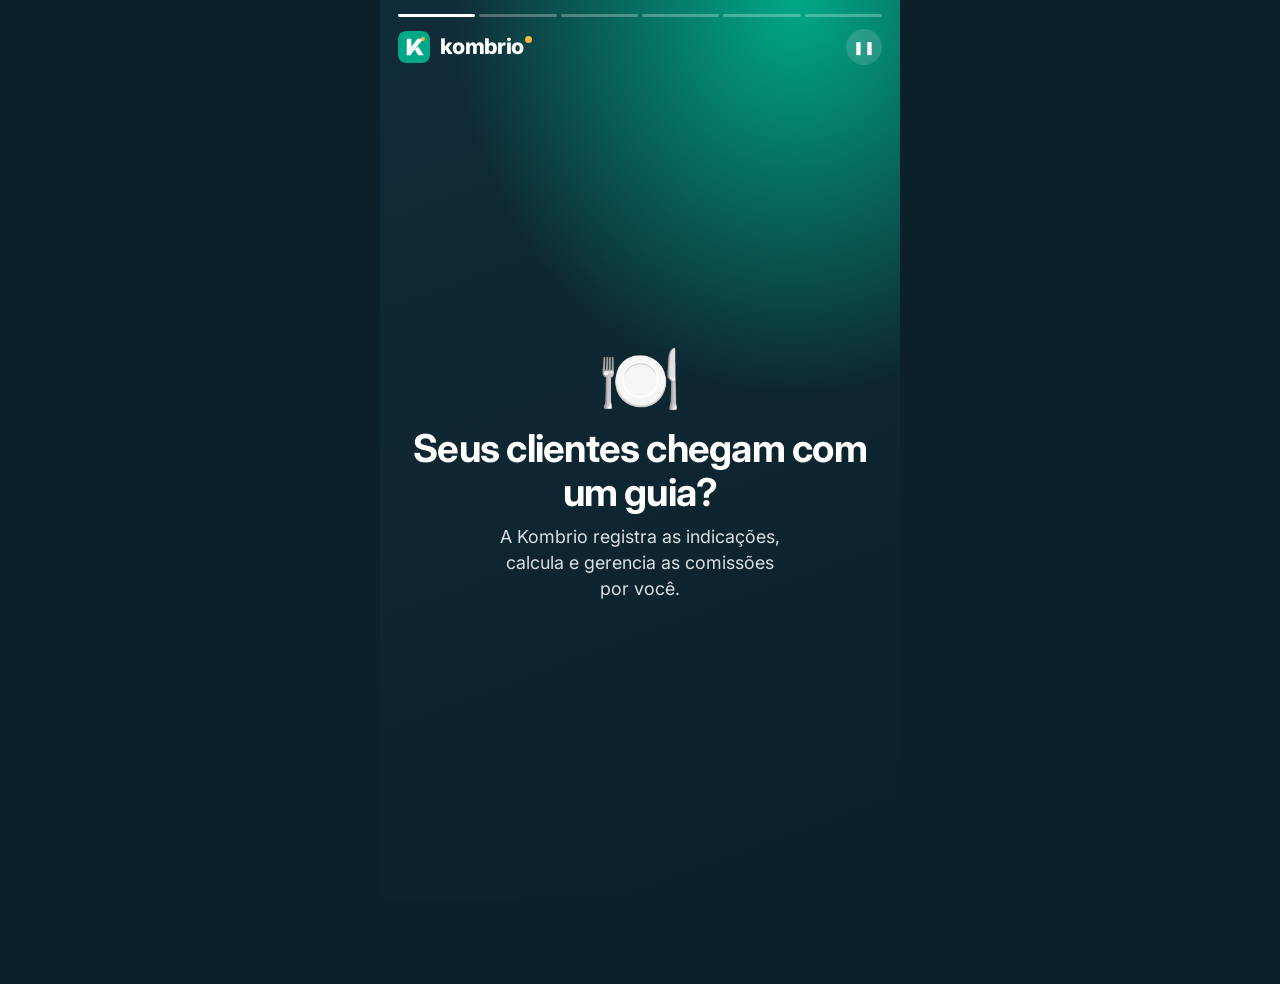
<file: demo/index.html>
<!doctype html>
<html lang="pt-BR">
<head>
  <meta charset="utf-8">
  <meta name="viewport" content="width=device-width, initial-scale=1, viewport-fit=cover">
  <title>Kombrio · Comissões de guias sem complicação</title>
  <meta name="description" content="Kombrio registra, calcula e gerencia as comissões entre estabelecimentos, guias, Tour Companies e agências. Cadastro gratuito.">
  <meta name="theme-color" content="#102C38">
  <link rel="icon" href="../icon.svg" type="image/svg+xml">
  <link rel="apple-touch-icon" href="../icon-180.png">
  <link rel="preconnect" href="https://fonts.googleapis.com">
  <link rel="preconnect" href="https://fonts.gstatic.com" crossorigin>
  <link rel="stylesheet" href="https://fonts.googleapis.com/css2?family=Inter:wght@400;500;600;700;800&display=swap">
  <link rel="stylesheet" href="../css/style.css">
  <link rel="stylesheet" href="demo.css">
</head>
<body class="pub-body">
  <!-- KOMBRIO DEMO « PUB » (v104, 18/11/2026) : 30 secondes, comme une publicité. Puis : démonstration complète, inscription, FAQ. -->
  <div class="pub" id="pub" aria-live="polite">
    <div class="pub-bars" id="pub-bars"></div>
    <div class="pub-top"><span class="brand"><img src="../icon.svg" alt=""><span class="brand-word">kombrio<i></i></span></span>
      <button type="button" class="pub-pause" id="pub-pause" aria-label="Pausar">❚❚</button></div>
    <div class="pub-stage" id="pub-stage"></div>
    <button type="button" class="pub-tap pub-prev" id="pub-prev" aria-label="Anterior"></button>
    <button type="button" class="pub-tap pub-next" id="pub-next" aria-label="Próximo"></button>
  </div>
  <script src="pub.js"></script>
</body>
</html>
</file>
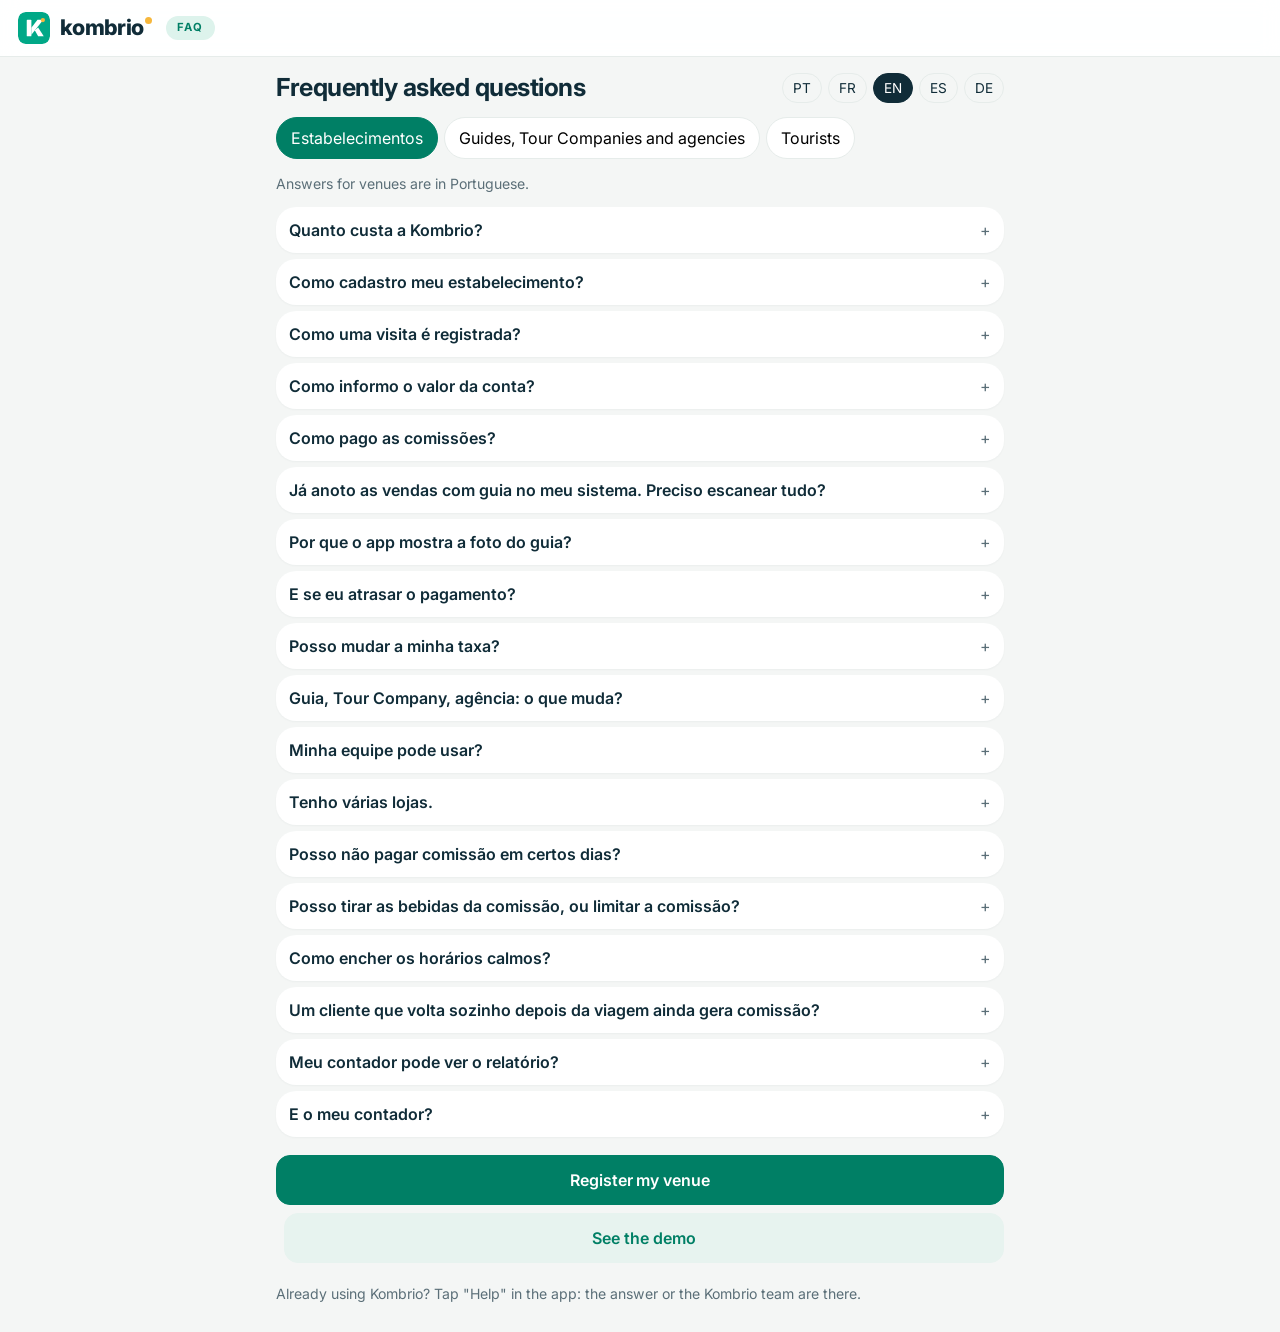
<file: faq/index.html>
<!doctype html>
<html lang="pt-BR">
<head>
  <meta charset="utf-8">
  <meta name="viewport" content="width=device-width, initial-scale=1">
  <title>Kombrio · Perguntas frequentes</title>
  <meta name="description" content="Perguntas frequentes sobre a Kombrio: estabelecimentos, guias, Tour Companies, agências e turistas.">
  <meta name="theme-color" content="#102C38">
  <link rel="icon" href="../icon.svg" type="image/svg+xml">
  <link rel="apple-touch-icon" href="../icon-180.png">
  <link rel="preconnect" href="https://fonts.googleapis.com">
  <link rel="preconnect" href="https://fonts.gstatic.com" crossorigin>
  <link rel="stylesheet" href="https://fonts.googleapis.com/css2?family=Inter:wght@400;500;600;700;800&display=swap">
  <link rel="stylesheet" href="../css/style.css">
  <style>
    .fq-wrap { max-width: 760px; margin: 0 auto; padding: 16px; }
    .fq-langs { display: flex; gap: 6px; flex-wrap: wrap; }
    .fq-langs a { padding: 4px 10px; border: 1px solid var(--line); border-radius: 999px; text-decoration: none; color: var(--ink); font-size: .85rem; }
    .fq-langs a.on { background: var(--ink); color: #fff; border-color: var(--ink); }
    .fq-tabs { display: flex; gap: 6px; flex-wrap: wrap; margin: 14px 0; }
    .fq-tabs button { border: 1px solid var(--line); background: var(--surface); border-radius: 999px; padding: 8px 14px; font: inherit; cursor: pointer; }
    .fq-tabs button.on { background: var(--brand); color: #fff; border-color: var(--brand); }
    .fq-cta { display: grid; gap: 8px; margin-top: 18px; }
    .fq-cta a { text-align: center; text-decoration: none; }
  </style>
</head>
<body>
  <!-- KOMBRIO v104 : FAQ publique. Même texte que l'Aide des applications (js/faq.js). -->
  <header class="top">
    <span class="brand"><img src="../icon.svg" alt=""><span class="brand-word">kombrio<i></i></span><span class="brand-app" id="fq-app">FAQ</span></span>
  </header>
  <main class="fq-wrap" id="fq"></main>
  <script type="module">
    import { FAQ, faqList, faqTitle } from '../js/faq.js';
    const LANGS = ['pt', 'fr', 'en', 'es', 'de'];
    const UI = {
      pt: { title: 'Perguntas frequentes', cta: 'Começar', partner: 'Cadastrar meu estabelecimento', guide: 'Ser guia Kombrio', company: 'Cadastrar minha empresa (Tour Company / Agência)', demo: 'Ver a demonstração', other: 'Já usa a Kombrio? Toque em «Ajuda» no aplicativo: a resposta ou a equipe Kombrio estão lá.', ptonly: '' },
      fr: { title: 'Questions fréquentes', cta: 'Commencer', partner: 'Inscrire mon établissement', guide: 'Devenir guide Kombrio', company: 'Inscrire mon entreprise (Tour Company / agence)', demo: 'Voir la démonstration', other: "Vous utilisez déjà Kombrio ? Touchez « Aide » dans l'application : la réponse ou l'équipe Kombrio s'y trouvent.", ptonly: '' },
      en: { title: 'Frequently asked questions', cta: 'Get started', partner: 'Register my venue', guide: 'Become a Kombrio guide', company: 'Register my company (Tour Company / agency)', demo: 'See the demo', other: 'Already using Kombrio? Tap "Help" in the app: the answer or the Kombrio team are there.', ptonly: 'Answers for venues are in Portuguese.' },
      es: { title: 'Preguntas frecuentes', cta: 'Empezar', partner: 'Registrar mi establecimiento', guide: 'Ser guía Kombrio', company: 'Registrar mi empresa (Tour Company / agencia)', demo: 'Ver la demostración', other: '¿Ya usa Kombrio? Toque «Ayuda» en la app: allí está la respuesta o el equipo Kombrio.', ptonly: 'Las respuestas para establecimientos están en portugués.' },
      de: { title: 'Häufige Fragen', cta: 'Loslegen', partner: 'Mein Lokal registrieren', guide: 'Kombrio-Guide werden', company: 'Mein Unternehmen registrieren (Tour Company / Agentur)', demo: 'Demo ansehen', other: 'Sie nutzen Kombrio schon? Tippen Sie in der App auf „Hilfe“: Dort finden Sie die Antwort oder das Kombrio-Team.', ptonly: 'Antworten für Lokale sind auf Portugiesisch.' },
    };
    const qs = new URLSearchParams(location.search);
    const nav = (navigator.language || 'pt').slice(0, 2);
    let lang = LANGS.includes(qs.get('lang')) ? qs.get('lang') : (LANGS.includes(nav) ? nav : 'pt');
    let sec = ['partner', 'guide', 'client'].includes(qs.get('s')) ? qs.get('s') : 'partner';
    const root = document.getElementById('fq');
    function draw() {
      const u = UI[lang];
      document.documentElement.lang = lang === 'pt' ? 'pt-BR' : lang;
      document.title = 'Kombrio · ' + u.title;
      const link = (href, label, cls) => `<a class="btn ${cls}" href="${href}">${label}</a>`;
      const cta = sec === 'partner' ? link('../partner/#/parceria', u.partner, '') + link('../demo/', u.demo, 'secondary')
        : sec === 'guide' ? link('../guide/', u.guide, '') + link('../guide/#/?empresa', u.company, 'secondary') : '';
      root.innerHTML = `<div class="spread" style="flex-wrap:wrap;gap:8px"><h1 style="margin:0">${u.title}</h1>
          <nav class="fq-langs">${LANGS.map((l) => `<a href="#" data-l="${l}" class="${l === lang ? 'on' : ''}">${l.toUpperCase()}</a>`).join('')}</nav></div>
        <div class="fq-tabs" role="tablist">${Object.keys(FAQ).map((k) => `<button type="button" role="tab" data-s="${k}" class="${k === sec ? 'on' : ''}" aria-selected="${k === sec}">${faqTitle(k, lang)}</button>`).join('')}</div>
        ${sec === 'partner' && !['pt', 'fr'].includes(lang) && u.ptonly ? `<p class="hint">${u.ptonly}</p>` : ''}
        ${faqList(sec, lang)}
        ${cta ? `<div class="fq-cta">${cta}</div>` : ''}
        <p class="hint" style="margin-top:20px">${u.other}</p>`;
      root.querySelectorAll('[data-l]').forEach((a) => { a.onclick = (e) => { e.preventDefault(); lang = a.dataset.l; save(); draw(); }; });
      root.querySelectorAll('[data-s]').forEach((b) => { b.onclick = () => { sec = b.dataset.s; save(); draw(); }; });
    }
    function save() { try { history.replaceState(null, '', `?lang=${lang}&s=${sec}`); } catch (e) { /* rien */ } }
    draw();
  </script>
</body>
</html>
</file>
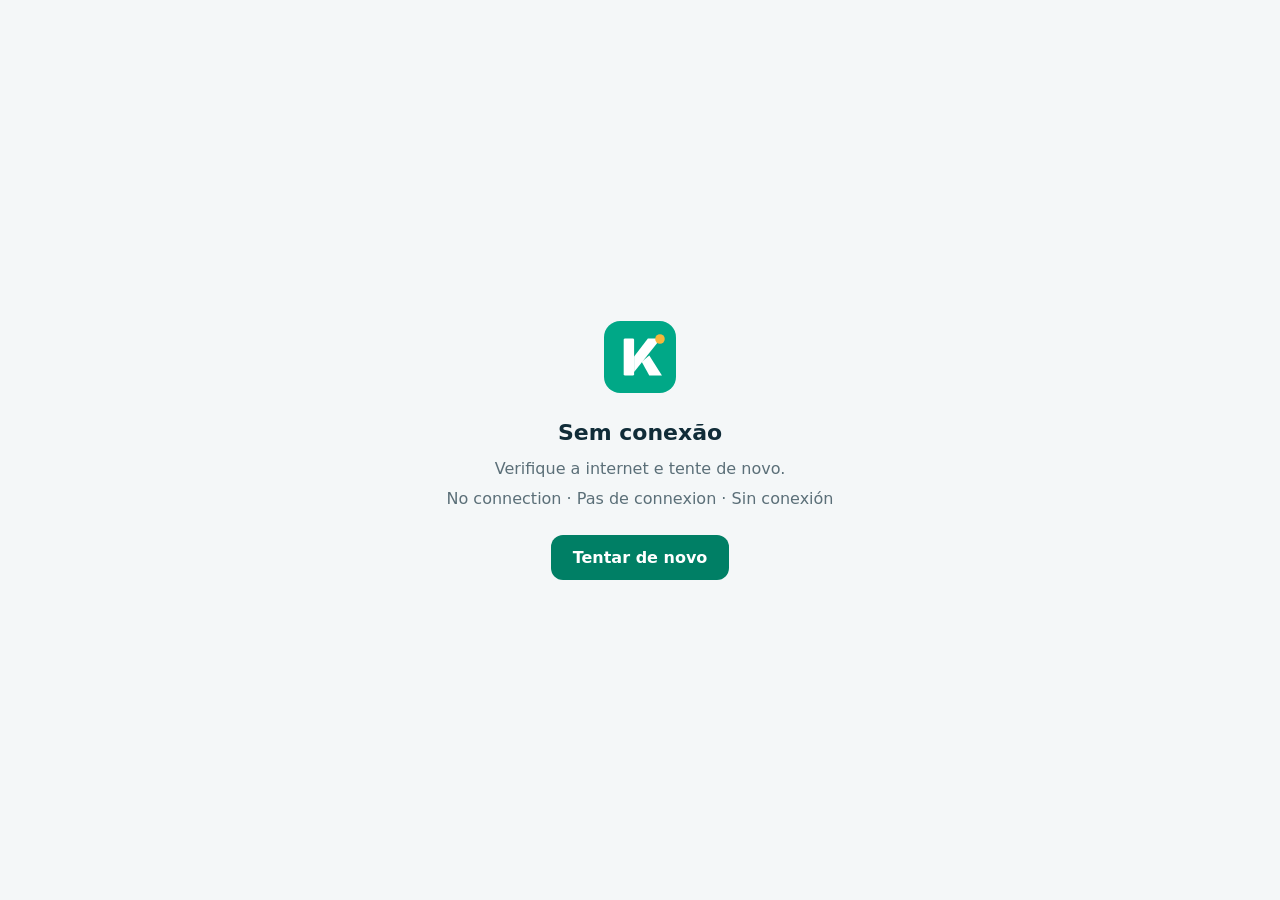
<file: hors-ligne.html>
<!doctype html>
<html lang="pt-BR">
<head>
  <meta charset="utf-8">
  <meta name="viewport" content="width=device-width, initial-scale=1">
  <meta name="theme-color" content="#102C38">
  <title>Kombrio · sem conexão</title>
  <style>
    body{margin:0;min-height:100vh;display:grid;place-items:center;background:#F4F7F8;color:#102C38;font:16px/1.5 system-ui,-apple-system,"Segoe UI",sans-serif;text-align:center;padding:24px;box-sizing:border-box}
    img{width:72px;height:72px;margin-bottom:16px}
    h1{font-size:22px;margin:0 0 8px}
    p{margin:0 0 6px;color:#5B6F78}
    button{margin-top:18px;border:0;border-radius:12px;background:#007F65;color:#fff;font:700 16px system-ui,sans-serif;padding:13px 22px;cursor:pointer}
  </style>
</head>
<body>
  <main>
    <img src="icon.svg" alt="Kombrio">
    <h1>Sem conexão</h1>
    <p>Verifique a internet e tente de novo.</p>
    <p lang="en">No connection · Pas de connexion · Sin conexión</p>
    <button onclick="location.reload()">Tentar de novo</button>
  </main>
</body>
</html>
</file>
<file: css/style.css>
:root {
  /* Charte Kombrio (V1 logo + V2 typographies, contraste corrigé) */
  --bg: #F4F7F8;
  --surface: #ffffff;
  --ink: #102C38;          /* bleu pétrole */
  --muted: #5B6F78;
  --line: #D9E6E9;
  --brand: #007F65;        /* vert foncé : boutons et textes (contraste AA) */
  --brand-light: #00A887;  /* vert connecté : aplats, icône */
  --brand-ink: #ffffff;
  --accent: #F6B73C;       /* jaune solaire : accents, jamais en texte */
  --link: #2761BA;         /* bleu support : liens et informations */
  --deep: #102C38;
  --ok: #0F6E56;
  --ok-bg: #DDF3EC;
  --warn: #8a5a00;
  --warn-bg: #FDF1DB;
  --bad: #a3242a;
  --bad-bg: #fbebeb;
  --info-bg: #E6EEFA;
  --radius: 16px;
  --radius-btn: 12px;
  --font-title: "Plus Jakarta Sans", system-ui, -apple-system, "Segoe UI", sans-serif;
  --font-body: "DM Sans", system-ui, -apple-system, "Segoe UI", sans-serif;
  font-family: var(--font-body);
  color: var(--ink);
}

* { box-sizing: border-box; }
body { margin: 0; background: var(--bg); line-height: 1.5; }
a { color: var(--link); }
h1, h2, h3 { font-family: var(--font-title); font-weight: 700; line-height: 1.2; margin: 0 0 .5rem; letter-spacing: -.01em; }
h1 { font-size: 1.6rem; }
h2 { font-size: 1.2rem; }
h3 { font-size: 1rem; }
p { margin: 0 0 .75rem; }

.top {
  display: flex; align-items: center; justify-content: space-between; gap: 12px;
  padding: 12px 18px; background: var(--deep); color: #fff;
  border-bottom: 3px solid var(--brand-light);
}
/* Bandeau : icône, mot « kombrio » avec son point jaune, puis le nom de l'espace dans une pastille. */
.brand { display: inline-flex; align-items: center; gap: 10px; color: #fff; text-decoration: none; line-height: 1; }
.brand img { width: 32px; height: 32px; display: block; border-radius: 8px; }
.brand-word { position: relative; padding-right: 9px; font-family: var(--font-title); font-weight: 800; font-size: 1.35rem; letter-spacing: -.03em; }
.brand-word i { position: absolute; top: 0; right: 0; width: 7px; height: 7px; border-radius: 50%; background: var(--accent); }
.brand-app {
  margin-left: 4px; padding: 5px 10px; border-radius: 999px;
  font-family: var(--font-body); font-weight: 700; font-size: .7rem; letter-spacing: .09em; text-transform: uppercase;
  color: #BFE9DD; background: rgba(0, 168, 135, .16); border: 1px solid rgba(0, 168, 135, .5);
}
@media (max-width: 420px) {
  .top { padding: 10px 14px; }
  .brand { gap: 8px; }
  .brand img { width: 28px; height: 28px; }
  .brand-word { font-size: 1.2rem; }
  .brand-app { margin-left: 2px; padding: 4px 8px; font-size: .62rem; }
  .top select { padding: 5px 4px; font-size: .9rem; }
}
.logo-big { display: inline-flex; align-items: center; gap: 12px; font-family: var(--font-title); font-weight: 800; font-size: 2.2rem; letter-spacing: -.03em; color: var(--ink); }
.logo-big img { width: 56px; height: 56px; }
.logo-big i { display: inline-block; width: 9px; height: 9px; border-radius: 50%; background: var(--accent); margin: -22px 0 0 -10px; }
.top select { font: inherit; width: auto; padding: 6px 8px; border-radius: 8px; border: 0; }

main { max-width: 760px; margin: 0 auto; padding: 16px; }

.demo {
  max-width: 760px; margin: 0 auto 24px; padding: 10px 16px; font-size: .85rem; color: var(--muted);
  display: flex; gap: 8px; flex-wrap: wrap; align-items: center; justify-content: space-between;
}

.card {
  display: block; background: var(--surface); border: 1px solid var(--line); border-radius: var(--radius);
  padding: 16px; margin-bottom: 12px; color: inherit; text-decoration: none;
}
a.card:hover { border-color: var(--brand-light); }
.cards { display: grid; gap: 12px; grid-template-columns: repeat(auto-fit, minmax(220px, 1fr)); }
.cards .card { margin: 0; }

.hero { padding: 16px 0 8px; }
.hero p { color: var(--muted); font-size: 1.05rem; }

.btn {
  display: inline-block; font: inherit; font-weight: 700; cursor: pointer; text-decoration: none; text-align: center;
  padding: 12px 18px; min-height: 44px; border-radius: var(--radius-btn); border: 1px solid var(--brand); background: var(--brand); color: var(--brand-ink);
}
.btn.secondary { background: transparent; color: var(--brand); }
.btn.ghost { background: #E8EFF1; border-color: #E8EFF1; color: var(--ink); }
.btn.small { padding: 6px 12px; min-height: 0; font-size: .9rem; }
.btn.armed { background: var(--warn); border-color: var(--warn); color: #fff; }
.btn.block { display: block; width: 100%; }
.btn + .btn { margin-left: 8px; }
.row { display: flex; gap: 8px; flex-wrap: wrap; align-items: center; }
.row .btn + .btn { margin-left: 0; }
/* Boutons pleine largeur empilés : pas de décalage à gauche (sinon ils dépassent de la carte de 8 px), un petit espace au-dessus. */
.btn.block + .btn, .btn + .btn.block { margin-left: 0; margin-top: 8px; }
.spread { display: flex; justify-content: space-between; gap: 12px; align-items: flex-start; flex-wrap: wrap; }

form .field { margin-bottom: 12px; }
label { display: block; font-weight: 600; margin-bottom: 4px; font-size: .95rem; }
input, select, textarea {
  font: inherit; width: 100%; padding: 11px 14px; border-radius: var(--radius-btn); border: 1px solid var(--line); background: #fff; color: var(--ink);
}
input:focus, select:focus, textarea:focus { outline: 2px solid var(--brand-light); outline-offset: 1px; border-color: var(--brand-light);
}
.pw { position: relative; }
.pw input { padding-right: 48px; }
.pw-eye { position: absolute; right: 2px; top: 50%; transform: translateY(-50%); width: 44px; height: 44px; border: 0; background: transparent; color: var(--muted); cursor: pointer; display: grid; place-items: center; padding: 0; }
.grid2 { display: grid; gap: 12px; grid-template-columns: 1fr 1fr; }
@media (max-width: 480px) { .grid2 { grid-template-columns: 1fr; } }
.hint { color: var(--muted); font-size: .88rem; }

.badge { display: inline-block; padding: 2px 8px; border-radius: 999px; font-size: .8rem; font-weight: 600; background: var(--info-bg); color: var(--deep); white-space: nowrap; }
.badge.ok { background: var(--ok-bg); color: var(--ok); }
.badge.warn { background: var(--warn-bg); color: var(--warn); }
.badge.bad { background: var(--bad-bg); color: var(--bad); }

.notice { padding: 12px 14px; border-radius: var(--radius); margin-bottom: 12px; background: var(--info-bg); }
.notice.ok { background: var(--ok-bg); }
.notice.warn { background: var(--warn-bg); }
.notice.bad { background: var(--bad-bg); }

.stats { display: grid; gap: 12px; grid-template-columns: repeat(3, 1fr); margin-bottom: 12px; }
@media (max-width: 480px) { .stats { grid-template-columns: 1fr; } }
.stat { background: var(--surface); border: 1px solid var(--line); border-radius: var(--radius); padding: 12px; }
.stat b { display: block; font-family: var(--font-title); font-size: 1.4rem; }
.stat span { color: var(--muted); font-size: .85rem; }

.list { list-style: none; margin: 0; padding: 0; }
.list li { padding: 12px 0; border-top: 1px solid var(--line); }
.list li:first-child { border-top: 0; }
.list a { text-decoration: none; color: inherit; display: block; }

.person { display: flex; gap: 12px; align-items: center; }
.avatar {
  width: 56px; height: 56px; border-radius: 50%; flex: none; display: grid; place-items: center;
  background: var(--brand-light); color: #fff; font-family: var(--font-title); font-weight: 700; font-size: 1.2rem; overflow: hidden;
}
.avatar img { width: 100%; height: 100%; object-fit: cover; }

.qr { background: #fff; padding: 12px; border-radius: var(--radius); border: 1px solid var(--line); max-width: 300px; margin: 0 auto 12px; }
.qr svg { display: block; width: 100%; height: auto; }

.offer { border-left: 4px solid var(--accent); padding: 8px 12px; background: #FEF6E4; border-radius: 0; margin-top: 6px; }

.tabs { display: flex; flex-wrap: wrap; gap: 6px; margin-bottom: 12px; padding-bottom: 4px; }
.tabs a { padding: 8px 14px; border-radius: 999px; text-decoration: none; white-space: nowrap; border: 1px solid var(--line); background: #fff; color: var(--ink); font-size: .92rem; }
.tabs a.on { background: var(--deep); color: #fff; border-color: var(--deep); }

/* v133 : une seule ligne qui défile (façon iOS), marges au lieu de gap (iOS 13.4). */
.chips { display: flex; flex-wrap: nowrap; overflow-x: auto; -webkit-overflow-scrolling: touch; scrollbar-width: none; margin: 8px 0 12px; padding-bottom: 2px; }
.chips::-webkit-scrollbar { display: none; }
.chip + .chip { margin-left: 8px; }
.chip { flex: 0 0 auto; white-space: nowrap; font: inherit; font-weight: 500; padding: 7px 14px; min-height: 38px; border-radius: 999px; border: 1px solid var(--line); background: #fff; color: var(--ink); cursor: pointer; }
.chip.on { background: var(--ink); color: #fff; border-color: var(--ink); }
.pcards { display: grid; gap: 12px; }
@media (min-width: 620px) { .pcards { grid-template-columns: 1fr 1fr; } }
.pcard { display: flex; gap: 14px; border: 1px solid var(--line); border-radius: var(--radius); overflow: hidden; background: #fff; }
.pcard[hidden] { display: none; }
.pphoto { width: 108px; min-height: 120px; flex: none; background: #E3F5EF; display: grid; place-items: center; color: var(--brand); }
.pphoto img { width: 100%; height: 100%; object-fit: cover; display: block; }
.pbody { padding: 12px 12px 12px 0; flex: 1; min-width: 0; }
.pbody h3 { margin: 0 0 2px; font-size: 1.05rem; }
.pbody .offer { margin: 8px 0 0; }
.pbody .btn { margin-top: 10px; }
.terms h3 { margin: 18px 0 4px; }
.terms p { margin: 0 0 6px; }
.thumb { width: 72px; height: 72px; border-radius: 12px; object-fit: cover; border: 1px solid var(--line); display: block; }

table { width: 100%; border-collapse: collapse; font-size: .92rem; }
th, td { text-align: left; padding: 8px 6px; border-top: 1px solid var(--line); vertical-align: top; }
th { color: var(--muted); font-weight: 600; border-top: 0; }
.table-wrap { overflow-x: auto; }

.receipt img { max-width: 160px; max-height: 160px; border-radius: 8px; border: 1px solid var(--line); display: block; }

.print-only { display: none; }
@media print {
  .print-only { display: block; }
  .top, .demo, .no-print { display: none !important; }
  body { background: #fff; }
}

/* Bouton « Carteira do Google » : noir, comme le badge officiel. */
.btn.wallet-google { margin-top: 12px; background: #1f1f1f; color: #fff; border-color: #1f1f1f; }
.ios-steps { text-align: left; margin: 12px 0 0; padding: 12px 12px 12px 32px; background: var(--info-bg); border-radius: var(--radius-btn); }
.ios-steps li + li { margin-top: 6px; }
.ios-share { vertical-align: -3px; color: var(--link); }

/* v31 : pastilles de tâches sur les onglets admin, fenêtre intérieure (Cadastur, captures) */
.tabs a { position: relative; }
.tabs .todo { position: absolute; top: -6px; right: -6px; min-width: 18px; height: 18px; padding: 0 5px; border-radius: 999px; background: #d93025; color: #fff; font-size: .72rem; font-weight: 700; line-height: 18px; text-align: center; box-shadow: 0 0 0 2px #fff; }
.overlay { position: fixed; top: 0; right: 0; bottom: 0; left: 0; z-index: 1000; background: rgba(0,0,0,.55); display: flex; align-items: center; justify-content: center; padding: 12px; }
.overlay .sheet { background: #fff; border-radius: 14px; width: min(1000px, 100%); height: min(92vh, 900px); display: flex; flex-direction: column; overflow: hidden; }
.overlay .sheet-head { display: flex; gap: 8px; align-items: center; justify-content: space-between; padding: 10px 14px; border-bottom: 1px solid var(--line); flex-wrap: wrap; }
.overlay iframe { flex: 1; width: 100%; border: 0; }
.overlay .sheet-body { flex: 1; overflow: auto; padding: 12px; text-align: center; }
.overlay .sheet-body img { max-width: 100%; height: auto; }

/* v32 : tableau de bord du partenaire (gérant) */
.pd-kpis { display: grid; grid-template-columns: repeat(4, minmax(0, 1fr)); gap: 8px; margin-bottom: 12px; }
.pd-kpi { background: var(--surface); border: 1px solid var(--line); border-radius: 12px; padding: 10px 12px; }
.pd-kpi span { display: block; font-size: .78rem; color: var(--muted); }
.pd-kpi b { display: block; font-family: var(--font-title); font-size: 1.25rem; font-variant-numeric: tabular-nums; }
.pd-kpi em { font-style: normal; font-size: .78rem; color: var(--muted); }
.pd-kpi.warn { background: var(--warn-bg); border-color: transparent; } .pd-kpi.warn span, .pd-kpi.warn b, .pd-kpi.warn em { color: var(--warn); }
.pd-kpi.bad { background: var(--bad-bg); border-color: transparent; } .pd-kpi.bad span, .pd-kpi.bad b, .pd-kpi.bad em { color: var(--bad); }
.pd-cols { display: grid; grid-template-columns: minmax(0, 1.7fr) minmax(0, 1fr); gap: 12px; align-items: start; }
.pd-side { display: grid; gap: 12px; } .pd-side .card { margin: 0; }
.pd-card { padding: 0; overflow: hidden; }
.pd-rows { display: grid; }
.pd-row { display: grid; grid-template-columns: 24px 82px minmax(0, 1.5fr) 140px 104px 92px; gap: 8px; align-items: center; padding: 9px 14px; border-top: 1px solid var(--line); font-size: .9rem; font-weight: 400; margin: 0; }
.pd-row.pd-head { color: var(--muted); font-size: .76rem; background: var(--bg); }
.pd-row input[type=checkbox] { width: auto; margin: 0; }
.pd-dm { display: none; }   /* v145 : date de la visite dans la ligne, sur téléphone (la colonne Data est cachée) */
.pd-who b { font-weight: 600; } .pd-who small { display: block; color: var(--muted); font-size: .78rem; }
.pd-num, .pd-r { text-align: right; font-variant-numeric: tabular-nums; }
.pd-st .badge { white-space: normal; text-align: center; line-height: 1.25; }
.pd-inv { width: 100%; padding: 6px 8px; text-align: right; }
.pd-bar { display: flex; justify-content: space-between; align-items: center; gap: 8px; flex-wrap: wrap; padding: 10px 14px; background: var(--bg); border-top: 1px solid var(--line); font-size: .9rem; }
.pd-todo { display: grid; gap: 8px; margin-top: 8px; } .pd-todo label { display: flex; gap: 8px; align-items: flex-start; font-weight: 400; margin: 0; }
.pd-todo input { width: auto; margin-top: 4px; } .pd-todo .pd-done { color: var(--muted); text-decoration: line-through; }
.pd-links { display: grid; gap: 6px; }
@media (max-width: 760px) {
  .pd-kpis { grid-template-columns: repeat(2, minmax(0, 1fr)); }
  .pd-cols { grid-template-columns: minmax(0, 1fr); }
  .pd-row { grid-template-columns: 24px minmax(0, 1fr) auto; grid-template-areas: "c w s" "c i m"; row-gap: 6px; }
  .pd-row.pd-head { display: none; }
  .pd-c { grid-area: c; align-self: start; padding-top: 3px; } .pd-d { display: none; } .pd-dm { display: inline; } .pd-who { grid-area: w; } .pd-st { grid-area: s; text-align: right; } .pd-i { grid-area: i; } .pd-com { grid-area: m; }
}
/* v33 : tableaux de bord plus larges sur ordinateur (guide et partenaire). */
@media (min-width: 900px) { main.wide { max-width: 1100px; } }
.pd-kpi.ok { background: var(--ok-bg); border-color: transparent; } .pd-kpi.ok span, .pd-kpi.ok b, .pd-kpi.ok em { color: var(--ok); }
/* v33 : suivi d'une commission façon colis (guide). */
.g-card .g-tx { border-top: 1px solid var(--line); padding: 10px 0; }
.g-card .g-tx:first-of-type { border-top: 0; }
.g-amt { text-align: right; font-variant-numeric: tabular-nums; }
.g-trk { display: grid; grid-template-columns: repeat(5, minmax(0, 1fr)); margin-top: 8px; }
.g-trk .st { position: relative; text-align: center; font-size: .72rem; color: var(--muted); line-height: 1.2; }
.g-trk .st::before { content: ''; position: absolute; top: 10px; left: -50%; width: 100%; height: 3px; background: var(--line); border-radius: 2px; }
.g-trk .st:first-child::before { display: none; }
.g-trk .c { width: 22px; height: 22px; border-radius: 50%; margin: 0 auto 4px; display: grid; place-items: center; background: var(--surface); border: 2px solid var(--line); position: relative; z-index: 1; font-size: .7rem; font-weight: 700; }
.g-trk .on { color: var(--ink); } .g-trk .on::before, .g-trk .now::before { background: var(--brand-light); }
.g-trk .on .c { background: var(--brand-light); border-color: var(--brand-light); color: #fff; }
.g-trk .now { color: var(--brand); font-weight: 700; }
.g-trk .now .c { border-color: var(--brand-light); color: var(--brand); box-shadow: 0 0 0 4px var(--ok-bg); }
.g-trk .bad { color: var(--bad); font-weight: 700; } .g-trk .bad::before { background: repeating-linear-gradient(90deg, var(--bad) 0 5px, transparent 5px 9px); }
.g-trk .bad .c { background: var(--bad); border-color: var(--bad); color: #fff; box-shadow: 0 0 0 4px var(--bad-bg); }
.g-trk .wrn { color: var(--warn); font-weight: 700; } .g-trk .wrn::before { background: repeating-linear-gradient(90deg, var(--warn) 0 5px, transparent 5px 9px); }
.g-trk .wrn .c { background: var(--accent); border-color: var(--accent); color: var(--deep); box-shadow: 0 0 0 4px var(--warn-bg); }
.g-trk .off { opacity: .45; }
.g-trk-none { margin-top: 6px; }
.g-dev { margin-top: 8px; padding: 6px 10px; border-radius: 10px; font-size: .85rem; }
.g-dev.bad { background: var(--bad-bg); color: var(--bad); } .g-dev.wrn { background: var(--warn-bg); color: var(--warn); }
.g-tx-f { display: flex; justify-content: flex-end; margin-top: 4px; }
/* v33 : fenêtre d'aide (FAQ, assistant, alerte). */
.link-btn { border: 0; background: none; padding: 0; color: var(--link); text-decoration: underline; font: inherit; font-size: .82rem; cursor: pointer; }
.overlay .sheet.help-sheet { height: auto; max-height: 92vh; width: min(560px, 100%); overflow: auto; padding: 16px; display: grid; gap: 12px; align-content: start; }
.help-sheet textarea { width: 100%; font: inherit; border: 1px solid var(--line); border-radius: 10px; padding: 8px 10px; }
.help-chips { display: flex; flex-wrap: wrap; gap: 6px; }
.help-chips button { border: 1px solid var(--line); background: var(--bg); border-radius: 999px; padding: 6px 12px; font: inherit; font-size: .88rem; cursor: pointer; }
.help-ai { background: var(--info-bg); border-radius: 12px; padding: 10px 12px; }
.help-ai b { color: var(--link); } .help-ai p { margin: 6px 0 0; }
@media (max-width: 520px) { .overlay { align-items: flex-end; padding: 0; } .overlay .sheet.help-sheet { border-radius: 16px 16px 0 0; width: 100%; } }
/* v35 : page de vérification du crachá et badge à imprimer. */
.vf { max-width: 420px; margin: 0 auto; display: grid; gap: 12px; }
.vf-state { border-radius: var(--radius); padding: 14px 16px; display: grid; gap: 4px; text-align: center; }
.vf-state b { font-family: var(--font-title); font-size: 1.3rem; }
.vf-state.ok { background: var(--ok-bg); color: var(--ok); } .vf-state.warn { background: var(--warn-bg); color: var(--warn); } .vf-state.bad { background: var(--bad-bg); color: var(--bad); }
.vf-card { text-align: center; display: grid; justify-items: center; gap: 6px; }
.vf-card h1 { margin: 6px 0 0; }
.vf-photo { width: 140px; height: 140px; border-radius: 50%; object-fit: cover; border: 4px solid var(--surface); box-shadow: 0 0 0 1px var(--line); }
.vf-initials { display: grid; place-items: center; background: var(--ok-bg); color: var(--brand); font-family: var(--font-title); font-weight: 800; font-size: 2.6rem; }
.vf-code { font-family: var(--font-title); font-weight: 800; font-size: 1.3rem; letter-spacing: .06em; background: var(--bg); border-radius: 10px; padding: 6px 14px; }
.vf-steps { margin: 0; padding-left: 20px; display: grid; gap: 6px; }
.badge-sheet { display: flex; flex-wrap: wrap; gap: 16px; justify-content: center; margin: 12px 0; }
.bdg { width: 54mm; height: 85.6mm; box-sizing: border-box; position: relative; overflow: hidden; border-radius: 3mm; background: #fff; color: #102C38; font-family: var(--font-body); border: 1px solid var(--line);
  display: flex; flex-direction: column; align-items: center; -webkit-print-color-adjust: exact; print-color-adjust: exact; }
.bdg .bd-band { position: absolute; top: 0; right: 0; left: 0; height: 22.5mm; background: #102C38; }
.bdg .bd-slot { position: absolute; top: 2.4mm; left: 50%; width: 9mm; height: 1.5mm; margin-left: -4.5mm; border-radius: 1mm; background: #EEF3F4; }
.bdg .bd-top { position: relative; margin-top: 6mm; width: 45mm; display: flex; justify-content: space-between; align-items: center; }
.bdg .bd-logo { display: flex; align-items: center; gap: 1.2mm; color: #fff; font-family: var(--font-title); font-weight: 800; font-size: 3mm; }
.bdg .bd-k { width: 4.2mm; height: 4.2mm; border-radius: 1.2mm; background: #00A887; display: grid; place-items: center; font-size: 2.4mm; }
.bdg .bd-pill { font-size: 1.5mm; font-weight: 700; letter-spacing: .08em; text-transform: uppercase; background: #F6B73C; color: #102C38; padding: .6mm 1.4mm; border-radius: 3mm; }
.bdg .bd-photo { position: relative; margin-top: 3.3mm; width: 16.8mm; height: 16.8mm; border-radius: 50%; border: .6mm solid #fff; box-sizing: border-box; object-fit: cover; background: #DDF3EC; display: grid; place-items: center; color: #007F65; font-family: var(--font-title); font-weight: 800; font-size: 5mm; }
.bdg .bd-name { position: relative; margin-top: 1.8mm; font-family: var(--font-title); font-weight: 800; font-size: 3.6mm; line-height: 1.15; text-align: center; padding: 0 3mm; }
.bdg .bd-sub { margin-top: .6mm; font-size: 2mm; color: #5B6F78; }
.bdg .bd-code { margin-top: 1.8mm; padding: .9mm 2.1mm; border-radius: 1.5mm; background: #EEF3F4; font-family: var(--font-title); font-weight: 800; font-size: 3mm; letter-spacing: .06em; }
.bdg .bd-cad { margin-top: 1.2mm; font-size: 1.65mm; color: #5B6F78; text-align: center; padding: 0 3mm; }
.bdg .bd-qr { margin-top: 2.1mm; width: 18mm; height: 18mm; padding: .9mm; box-sizing: border-box; border: .15mm solid #D9E6E9; border-radius: 1.5mm; }
.bdg .bd-qr svg { width: 100%; height: 100%; display: block; }
.bdg .bd-qrcap { margin-top: .9mm; font-size: 1.65mm; font-weight: 500; color: #5B6F78; }
.bdg .bd-foot { position: absolute; right: 0; bottom: 0; left: 0; height: 4.5mm; background: #007F65; color: #fff; display: grid; place-items: center; font-size: 1.8mm; font-weight: 700; letter-spacing: .04em; }
.bdg.back { align-items: stretch; padding: 7.2mm 4.5mm 6.6mm; gap: 2.4mm; }
.bdg.back .bd-topline { position: absolute; top: 0; right: 0; left: 0; height: 1.2mm; background: #00A887; }
.bdg.back .bd-over { font-size: 1.5mm; font-weight: 700; letter-spacing: .08em; text-transform: uppercase; color: #007F65; }
.bdg.back h2 { margin: .4mm 0 0; font-family: var(--font-title); font-weight: 800; font-size: 3mm; line-height: 1.2; }
.bdg.back ol { margin: 0; padding: 0; list-style: none; display: grid; gap: 1.8mm; counter-reset: s; }
.bdg.back li { display: flex; gap: 1.5mm; font-size: 1.95mm; line-height: 1.4; counter-increment: s; }
.bdg.back li::before { content: counter(s); flex: none; width: 3.6mm; height: 3.6mm; border-radius: 50%; background: #102C38; color: #fff; display: grid; place-items: center; font-size: 1.8mm; font-weight: 700; }
.bdg.back .bd-box { border-radius: 1.8mm; background: #EEF3F4; padding: 1.8mm 2.1mm; display: grid; gap: .9mm; font-size: 1.8mm; line-height: 1.4; }
.bdg.back .bd-small { margin-top: auto; display: grid; gap: .6mm; font-size: 1.65mm; color: #5B6F78; }
.bdg.back .bd-foot { background: #102C38; }
@media print {
  @page { size: 54mm 85.6mm; margin: 0; }
  body { background: #fff; }
  body * { visibility: hidden; }
  .badge-sheet, .badge-sheet * { visibility: visible; }
  .badge-sheet { position: absolute; left: 0; top: 0; margin: 0; display: block; }
  .bdg { border: 0; border-radius: 0; page-break-after: always; break-after: page; }
}
@media screen and (min-width: 480px) { .badge-sheet .bdg { zoom: 1.35; } }

/* Vérification Cadastur (admin, v44) : champs empilés, lisibles sur téléphone */
.cad-box { margin-top: 10px; padding: 12px; border: 1px solid var(--line, #e3e8e6); border-radius: 12px; }
.cadform { display: grid; gap: 10px; }
.cadform .field { margin: 0; }
.cad-num { display: flex; gap: 8px; flex-wrap: wrap; align-items: center; }
.cad-num input { flex: 1 1 160px; min-width: 0; }
.cadform input[type="date"], .cadform input[type="file"] { width: 100%; }
@media (min-width: 700px) { .cadform { grid-template-columns: 1fr 1fr; } .cadform .field:first-child, .cadform .btn { grid-column: 1 / -1; } }

/* Inscription du guide (v47) : étapes numérotées */
.su-step { font-size: 1rem; margin: 18px 0 8px; padding-top: 12px; border-top: 1px solid var(--line); color: var(--brand); }
#signup h2 + .su-step { border-top: 0; padding-top: 0; margin-top: 4px; }

/* Téléphone international (v49) : indicatif + numéro sur une ligne */
.phone-row { display: flex; gap: 6px; }
.phone-row select { flex: 0 0 auto; width: auto; max-width: 42%; }
.phone-row input { flex: 1 1 auto; min-width: 0; }

/* Tableaux de bord (v58) : barres sur 6 mois, variations, étapes du mois */
.kb-bars { display: grid; gap: 6px; margin-top: 8px; }
.kb-bar { display: grid; grid-template-columns: 4.2em 1fr auto; gap: 8px; align-items: center; font-size: .86rem; }
.kb-bar-l { color: var(--muted); text-transform: capitalize; }
.kb-bar-t { background: var(--line); border-radius: 6px; height: 12px; overflow: hidden; }
.kb-bar-f { display: block; height: 100%; background: var(--brand, #007F65); border-radius: 6px; min-width: 2px; }
.kb-bar-v { font-variant-numeric: tabular-nums; white-space: nowrap; }
.kb-delta { font-size: .75rem; margin-left: 4px; color: var(--muted); }
.kb-delta.up { color: var(--ok); } .kb-delta.down { color: var(--bad); }
.kb-steps { display: grid; grid-template-columns: repeat(3, minmax(0, 1fr)); gap: 8px; margin-bottom: 12px; }
.kb-step { display: block; background: var(--surface); border: 1px solid var(--line); border-radius: 12px; padding: 10px 12px; text-decoration: none; color: inherit; }
.kb-step b { display: block; } .kb-step span { font-size: .8rem; color: var(--muted); }
.kb-step.ok { background: var(--ok-bg); border-color: transparent; } .kb-step.ok b { color: var(--ok); }
.kb-step.warn { background: var(--warn-bg); border-color: transparent; } .kb-step.warn b { color: var(--warn); }
@media (max-width: 640px) { .kb-steps { grid-template-columns: 1fr; } }
.kb-rank td:first-child { color: var(--muted); width: 2em; }

/* v59 : saisie au restaurant */
.rs-tags { display: block; color: var(--muted, #6b7280); font-size: .82em; margin-top: 2px; }
.rs-tags a { margin-left: 4px; }
.rs-table { display: inline-block; padding: 0 6px; border-radius: 6px; background: var(--warn-bg, #fff4d6); }
.rs-pend { border-left: 4px solid var(--warn, #e0a100); }
.rs-pend .list li { padding: 8px 0; }
#rs-bills input + input { display: block; }

/* v60 : ergonomie mobile et réorganisation */
main { overflow-wrap: break-word; }
.row select, .spread select { max-width: 100%; min-width: 0; }
@media (max-width: 560px) {
  /* Onglets sur une seule ligne qui défile, au lieu de 3 lignes. */
  .tabs { flex-wrap: nowrap; overflow-x: auto; scrollbar-width: none; padding-top: 8px; margin-top: -8px; -webkit-overflow-scrolling: touch; }
  .tabs::-webkit-scrollbar { display: none; }
  .tabs a { flex: none; }
}
.tabs-grouped { align-items: center; }
.tabs-grouped .tg { flex: none; margin: 0 0 0 10px; font-size: .7rem; font-weight: 700; letter-spacing: .06em; text-transform: uppercase; color: var(--muted); }
.admin-todo { list-style: none; margin: 0; padding: 0; display: grid; gap: 6px; }
.admin-todo li { display: flex; align-items: center; gap: 8px; }
.admin-todo .todo-n { min-width: 22px; height: 22px; padding: 0 6px; border-radius: 999px; background: #d93025; color: #fff; font-size: .78rem; font-weight: 700; line-height: 22px; text-align: center; }
/* Visites du gérant sur mobile : le nom sur toute la largeur, le statut dessous, puis l'addition et la commission. */
@media (max-width: 760px) {
  .pd-row { grid-template-columns: 24px minmax(0, 1fr) auto; grid-template-areas: "c w w" "c s s" "c i m"; }
  .pd-st { text-align: left; }
  .pd-i .pd-inv { max-width: 160px; }
}
/* Saisie au restaurant */
.rs-big { font-size: 1.4rem; font-weight: 700; padding: 12px 14px; }
.grid2.rs-keep2 { grid-template-columns: 1fr 1fr; }
.rs-more { margin: 4px 0 14px; padding: 10px 12px; border: 1px solid var(--line); border-radius: 12px; background: var(--bg); }
.rs-more summary { cursor: pointer; font-weight: 700; }
.rs-photo-btn { display: inline-flex; margin: 0 8px 0 0; cursor: pointer; }
.scan-choice { display: grid; gap: 12px; }
@media (min-width: 620px) { .scan-choice { grid-template-columns: 1fr 1fr; } }
/* Suivi du guide : l'étape attendue en pointillé, pas en vert. */
.g-trk .now { color: var(--muted); font-weight: 600; }
.g-trk .now .c { border-style: dashed; color: var(--muted); box-shadow: none; }
.g-trk .now::before { background: var(--line); }
@media (max-width: 420px) { .g-trk .st { font-size: .62rem; } }
/* Les colonnes ne s'élargissent plus au-delà de l'écran (une liste déroulante longue faisait déborder la page). */
.pd-side { grid-template-columns: minmax(0, 1fr); }
.pd-side > *, .pd-cols > * { min-width: 0; }
/* Barres des 6 mois sur téléphone : le texte passe sous la barre au lieu de déborder. */
@media (max-width: 560px) {
  .kb-bar { grid-template-columns: 4.2em minmax(0, 1fr); row-gap: 2px; }
  .kb-bar-v { grid-column: 2; white-space: normal; font-size: .8rem; color: var(--muted); }
}
/* Admin : un groupe d'onglets ne se coupe pas en deux. */
.tabs-grouped .tgrp { display: inline-flex; flex-wrap: nowrap; align-items: center; gap: 6px; flex: none; }

/* v61 : clients du guide — glisser vers la gauche ou « ⋯ » pour Arquivar / Excluir */
.sw-list li.sw-row { position: relative; padding: 0; overflow: hidden; }
.sw-row .sw-content { position: relative; z-index: 1; display: flex; align-items: center; gap: 6px; background: var(--surface, #fff); padding: 10px 0; transition: transform .2s ease; }
.sw-row .sw-content > a { flex: 1; min-width: 0; color: inherit; text-decoration: none; }
.sw-row .sw-more { flex: none; width: 36px; height: 36px; border: 0; border-radius: 50%; background: transparent; font-size: 1.3rem; line-height: 1; color: var(--muted); cursor: pointer; }
.sw-row .sw-more:hover { background: var(--bg); }
.sw-row .sw-actions { position: absolute; top: 0; right: 0; bottom: 0; display: flex; }
.sw-row .sw-btn { border: 0; padding: 0 16px; font: inherit; font-weight: 700; color: #fff; background: var(--deep); cursor: pointer; }
.sw-row .sw-btn.sw-del { background: var(--bad, #d93025); }
.sw-row.open .sw-content { transform: translateX(calc(-1 * var(--sw-w, 190px))); }
.sw-group { margin: 14px 0 2px; font-size: .95rem; }
.sw-arch { margin-top: 14px; } .sw-arch summary { cursor: pointer; font-weight: 700; }
.kb-toast { position: fixed; left: 50%; bottom: 20px; transform: translateX(-50%); z-index: 50; display: flex; gap: 14px; align-items: center; padding: 12px 16px; border-radius: 12px; background: var(--deep); color: #fff; box-shadow: 0 6px 24px rgba(0,0,0,.25); max-width: calc(100% - 32px); }
.kb-toast button { border: 0; background: none; color: var(--accent, #F6B73C); font: inherit; font-weight: 700; cursor: pointer; }

/* v62 : onglets qui défilent — ombre douce du côté où il reste des onglets. */
@media (max-width: 560px) {
  .tabs.more-r { -webkit-mask-image: linear-gradient(to right, #000 calc(100% - 28px), transparent); mask-image: linear-gradient(to right, #000 calc(100% - 28px), transparent); }
  .tabs.more-l { -webkit-mask-image: linear-gradient(to left, #000 calc(100% - 28px), transparent); mask-image: linear-gradient(to left, #000 calc(100% - 28px), transparent); }
  .tabs.more-l.more-r { -webkit-mask-image: linear-gradient(to right, transparent, #000 28px, #000 calc(100% - 28px), transparent); mask-image: linear-gradient(to right, transparent, #000 28px, #000 calc(100% - 28px), transparent); }
}

/* v62 : petits téléphones (360 px) — l'en-tête ne déborde plus, les tableaux défilent dans leur cadre. */
.top { gap: 10px; }
.top select { flex: none; }
.brand { min-width: 0; }
@media (max-width: 420px) {
  .brand-app { max-width: 42vw; overflow: hidden; text-overflow: ellipsis; white-space: nowrap; letter-spacing: .03em; padding: 4px 7px; }
}
@media (max-width: 560px) {
  main .has-table { overflow-x: auto; -webkit-overflow-scrolling: touch; }
}

/* v63 : vente sans QR client */
.vd-card { padding: 12px 16px; }
.vd-list { display: grid; gap: 4px; margin-top: 6px; }
.vd-opt { text-align: left; padding: 10px 12px; border: 1px solid var(--line); border-radius: 10px; background: var(--surface, #fff); font: inherit; cursor: pointer; }
.vd-opt:hover { border-color: var(--brand-light); }

/* v64 : CNPJ facultatif à l'inscription */
.su-cnpj { margin: 0 0 10px; padding: 10px 12px; border: 1px solid var(--line); border-radius: 12px; background: var(--bg); }
.su-cnpj summary { cursor: pointer; font-weight: 700; }

/* v64 : « Ajuda » dans l'en-tête sur téléphone (rond « ? »), le bouton de la page disparaît. */
.top-r { display: inline-flex; align-items: center; gap: 8px; flex: none; }
.hdr-help { width: 34px; height: 34px; border-radius: 50%; border: 1px solid rgba(255,255,255,.45); background: transparent; color: #fff; font: inherit; font-weight: 800; font-size: 1.05rem; line-height: 1; cursor: pointer; }
.hdr-help:hover { background: rgba(255,255,255,.12); }
@media (min-width: 561px) { .hdr-help { display: none; } }
@media (max-width: 560px) { main .help-main { display: none; } }
@media (max-width: 400px) {
  .top { padding: 10px 10px; gap: 6px; }
  .brand { gap: 6px; }
  .brand-app { margin-left: 0; padding: 3px 6px; font-size: .58rem; letter-spacing: .02em; }
  .top-r { gap: 6px; }
  .hdr-help { width: 30px; height: 30px; font-size: .95rem; }
  .top select { padding: 5px 2px; }
}

/* v67 : fiche du serveur (deux cas), scanner intégré, QR « Guia + grupo » */
.bill-cases { display: grid; grid-template-columns: 1fr 1fr; gap: 8px; margin: 12px 0; }
.bill-case { display: flex; gap: 8px; align-items: flex-start; padding: 12px; border: 2px solid var(--line); border-radius: 12px; cursor: pointer; font-weight: 400; }
.bill-case input { width: auto; margin-top: 4px; }
.bill-case.on { border-color: var(--brand, #0f766e); background: rgba(15, 118, 110, .06); }
.bill-in { gap: 6px; flex-wrap: nowrap; }
.bill-in input { flex: 1; min-width: 0; }
.bill-guide { display: flex; gap: 10px; align-items: center; margin: 6px 0 10px; }
.bill-guide img, .bill-ini { width: 56px; height: 56px; border-radius: 50%; object-fit: cover; flex: none; }
.bill-ini { display: grid; place-items: center; background: var(--line); font-weight: 700; }
.bill-client { margin: 6px 0; font-weight: 600; }
.qr-scan { position: fixed; top: 0; right: 0; bottom: 0; left: 0; z-index: 1000; background: #000; display: flex; flex-direction: column; align-items: center; justify-content: center; padding: 16px; color: #fff; }
.qr-scan > * + * { margin-top: 12px; }   /* v133 : marges au lieu de gap (iOS 13.4) */
.qr-scan .btn + .btn { margin-left: 0; }
.qr-scan-cam { position: relative; width: 100%; max-width: 480px; height: 58vh; max-height: 520px; border-radius: 14px; overflow: hidden; background: #111; }
.qr-scan video { display: block; width: 100%; height: 100%; object-fit: cover; }
.qr-scan-aim { position: absolute; left: 50%; top: 50%; width: 220px; height: 220px; transform: translate(-50%, -50%); border: 3px solid #F6B73C; border-radius: 18px; box-shadow: 0 0 0 1000px rgba(0, 0, 0, .28); pointer-events: none; }
.gg-box { text-align: center; margin-bottom: 10px; }
.client-code { font-size: 1.1em; letter-spacing: .08em; }
@media (max-width: 420px) { .bill-cases { grid-template-columns: 1fr; } }

/* v83 : tableau de la politique de confidentialité, lisible sur téléphone (défile dans sa carte, sans :has()). */
.terms .tbl { display: block; max-width: 100%; overflow-x: auto; -webkit-overflow-scrolling: touch; font-size: 13px; border-collapse: collapse; }
.terms .tbl th, .terms .tbl td { min-width: 110px; padding: 6px 8px; vertical-align: top; border-bottom: 1px solid var(--line); text-align: left; }

/* v84 : frise des déclarations INSS (admin et espace partenaire) */
.inss-tl { list-style: none; margin: 10px 0; padding: 0; display: grid; gap: 4px; }
.inss-tl li, .list .inss-tl li { position: relative; padding: 2px 0 2px 22px; border-top: 0; display: flex; flex-wrap: wrap; gap: 2px 8px; align-items: baseline; color: var(--muted); }
.inss-tl li::before { content: ''; position: absolute; left: 4px; top: 0.55em; width: 10px; height: 10px; border-radius: 50%; border: 2px solid currentColor; box-sizing: border-box; }
.inss-tl li.done { color: inherit; }
.inss-tl li.done::before { background: var(--brand); border-color: var(--brand); }
.inss-tl li .hint { overflow-wrap: anywhere; }
.inss-decl form.inss-step { border-top: 1px dashed var(--line); padding-top: 10px; }

/* v85 : agenda administratif (calendrier du mois) */
.ag-cal { margin-top: 12px; }
.ag-head, .ag-grid { display: grid; grid-template-columns: repeat(7, minmax(0, 1fr)); gap: 4px; }
.ag-head span { font-size: 12px; color: var(--muted); text-align: center; text-transform: capitalize; padding-bottom: 4px; }
.ag-cell { all: unset; box-sizing: border-box; min-height: 64px; border: 1px solid var(--line); border-radius: 10px; padding: 4px 6px; display: flex; flex-direction: column; gap: 4px; cursor: pointer; background: var(--surface); position: relative; }
.ag-cell:focus-visible { outline: 2px solid var(--link); }
.ag-empty { border: 0; background: none; cursor: default; }
.ag-weekend, .ag-holiday { background: var(--bg); }
.ag-holiday .ag-n { color: var(--bad); }
.ag-today { box-shadow: inset 0 0 0 2px var(--brand); }
.ag-today .ag-n { color: var(--brand); }
.ag-sel { box-shadow: 0 0 0 2px var(--link); }
.ag-n { font-weight: 700; font-size: 13px; }
.ag-dots { display: flex; flex-wrap: wrap; gap: 3px; }
.ag-dots i, .ag-legend i, .ag-dot { display: inline-block; width: 8px; height: 8px; border-radius: 50%; background: var(--muted); }
.ag-dot { margin-right: 6px; vertical-align: middle; }
.ag-dots i.ag-ok { opacity: .35; }
.ag-c { position: absolute; right: 6px; top: 4px; font-size: 11px; color: var(--muted); }
.ag-w-late { border-color: var(--bad); background: var(--bad-bg); }
.ag-w-soon { border-color: var(--warn); background: var(--warn-bg); }
.ag-legend { display: flex; flex-wrap: wrap; gap: 6px 14px; margin-top: 10px; font-size: 12px; color: var(--muted); }
.ag-legend span { display: inline-flex; align-items: center; gap: 5px; }
.ag-hol i { background: var(--bad); border-radius: 2px; }
.ag-impots i, .ag-impots .ag-dot, i.ag-impots, .ag-dot.ag-impots { background: #2761BA; }
.ag-inss i, .ag-inss .ag-dot, i.ag-inss, .ag-dot.ag-inss { background: #8E44AD; }
.ag-pix i, .ag-pix .ag-dot, i.ag-pix, .ag-dot.ag-pix { background: #00A887; }
.ag-controle i, .ag-controle .ag-dot, i.ag-controle, .ag-dot.ag-controle { background: #F6B73C; }
.ag-societe i, .ag-societe .ag-dot, i.ag-societe, .ag-dot.ag-societe { background: #102C38; }
.ag-planned { opacity: .55; }
.ag-ob { margin-top: 10px; }
@media (max-width: 560px) {
  .ag-cell { min-height: 48px; padding: 3px; border-radius: 8px; }
  .ag-dots i { width: 6px; height: 6px; }
  .ag-c { display: none; }
}

/* v86 : onglets de l'admin — groupes séparés par un trait, premier libellé collé au bord */
.tabs-grouped .tgrp:first-child .tg { margin-left: 0; }
.tabs-grouped .tgrp + .tgrp { padding-left: 10px; border-left: 1px solid var(--line); }
.tabs-grouped .tgrp + .tgrp .tg { margin-left: 0; }
@media (min-width: 561px) { .tabs-grouped { row-gap: 10px; column-gap: 10px; } }

.tabs-select { display: none; }
@media (max-width: 560px) {
  .tabs-grouped { display: none; }
  .tabs-select { display: flex; align-items: center; gap: 8px; margin-bottom: 12px; }
  .tabs-select select { flex: 1; font-weight: 600; }
  .tabs-select .todo-n { min-width: 24px; height: 24px; padding: 0 7px; border-radius: 999px; background: #d93025; color: #fff; font-size: .8rem; font-weight: 700; line-height: 24px; text-align: center; }
}

/* v87 : barre d'onglets des apps Guide et Partenaire — pastilles sur ordinateur, barre fixée en bas sur téléphone */
.apptabs .ati, .apptabs .ats { display: none; }
@media (max-width: 560px) {
  .tabs.apptabs {
    position: fixed; left: 0; right: 0; bottom: 0; z-index: 900; margin: 0; padding: 6px 4px calc(6px + env(safe-area-inset-bottom, 0px));
    display: flex; flex-wrap: nowrap; gap: 0; overflow: visible; background: var(--surface, #fff);
    border-top: 1px solid var(--line); box-shadow: 0 -6px 18px rgba(16, 44, 56, .08);
  }
  .tabs.apptabs a {
    flex: 1 1 0; min-width: 0; display: flex; flex-direction: column; align-items: center; gap: 3px;
    padding: 6px 2px 4px; border: 0; border-radius: 12px; background: none; color: var(--muted); font-size: .72rem; font-weight: 600;
    -webkit-tap-highlight-color: transparent;
  }
  .tabs.apptabs a .ati { display: block; box-sizing: border-box; width: 52px; height: 30px; padding: 3px 14px; border-radius: 999px; fill: none; stroke: currentColor; stroke-width: 1.8; stroke-linecap: round; stroke-linejoin: round; transition: background-color .15s; }
  .tabs.apptabs a .atl { display: none; }
  .tabs.apptabs a .ats { display: block; max-width: 100%; overflow: hidden; text-overflow: ellipsis; white-space: nowrap; }
  .tabs.apptabs a.on { color: var(--brand); background: none; }
  /* v88 : onglet ouvert = pastille verte claire derrière l'icône (plus de trait sur le bord de la barre). */
  .tabs.apptabs a.on .ati { stroke-width: 2.1; background: var(--ok-bg); }
  .tabs.apptabs a:active { background: var(--bg); }
  .tabs.apptabs .todo { top: 2px; right: calc(50% - 28px); box-shadow: 0 0 0 2px var(--surface, #fff); }
  body.has-apptabs { padding-bottom: calc(92px + env(safe-area-inset-bottom, 0px)); }   /* v145 : 72 → 92 px, le bouton central dépasse de la barre */
}
@media print { .tabs.apptabs { display: none; } body.has-apptabs { padding-bottom: 0; } }

/* v90 : comprovante joint et lu automatiquement */
.rcpt { display: flex; flex-wrap: wrap; align-items: center; gap: 8px; padding: 8px; border: 1px dashed var(--line, #cfdcd8); border-radius: 10px; }
.rcpt-pick { cursor: pointer; }
.rcpt-msg { flex: 1 1 220px; margin: 0; word-break: break-all; }
.rcpt-thumb { max-height: 72px; max-width: 72px; border-radius: 6px; display: block; }
.btn.rcpt-go { box-shadow: 0 0 0 3px rgba(0, 128, 96, .35); }

/* v92 : jours de la semaine de l'offre (ronds à cocher) */
.wdays { border: 0; padding: 0; margin: 4px 0 6px; display: flex; flex-wrap: wrap; gap: 4px; }
.wdays legend { font-weight: 700; margin-bottom: 6px; padding: 0; }
.wday { display: inline-flex; flex-direction: column; align-items: center; gap: 2px; font-weight: 400; font-size: .8rem; cursor: pointer; min-width: 36px; }
.wday input { -webkit-appearance: none; appearance: none; width: 30px; height: 30px; margin: 0; border-radius: 50%;
  border: 2px solid var(--line); background: var(--surface); display: grid; place-content: center; cursor: pointer; }
.wday input::before { content: ""; width: 12px; height: 12px; border-radius: 50%; background: #fff; transform: scale(0); }
.wday input:checked { background: var(--brand); border-color: var(--brand); }
.wday input:checked::before { transform: scale(1); }
.wday input:focus-visible { outline: 3px solid rgba(0, 127, 101, .35); outline-offset: 2px; }

/* v95 : bandeau du groupe d'établissements (changer de loja) */
.grp-bar { display: flex; flex-wrap: wrap; align-items: center; gap: 8px; padding: 8px 12px; margin: 0 0 12px;
  background: var(--info-bg); border-radius: var(--radius-btn); }
.grp-bar select { width: auto; flex: 1 1 140px; margin: 0; }
.grp-bar .btn { white-space: nowrap; }

/* v102 : lignes de commission par rôle (groupe d'agence ou de TC). */
.pd-row.pd-child { background: var(--bg); }
.pd-row.pd-child .pd-who { padding-left: 12px; border-left: 2px solid var(--line); }
.split-lines { list-style: none; margin: 8px 0 0; padding: 0 0 0 12px; border-left: 2px solid var(--line); }
.split-line { display: flex; justify-content: space-between; align-items: center; gap: 8px; flex-wrap: wrap; padding: 4px 0; font-size: .92rem; }

/* v104 : questions fréquentes (Aide des apps et page publique /faq/). */
.faq { display: grid; gap: 6px; }
.faq-item { border: 1px solid var(--line); border-radius: 12px; background: var(--surface); padding: 0 12px; }
.faq-item summary { cursor: pointer; padding: 10px 0; font-weight: 600; list-style: none; }
.faq-item summary::-webkit-details-marker { display: none; }
.faq-item summary::after { content: '+'; float: right; color: var(--muted); font-weight: 400; }
.faq-item[open] summary::after { content: '–'; }
.faq-item p { margin: 0 0 12px; color: var(--muted); line-height: 1.5; }

/* ================================================================================================
   DESIGN V2 (proposition du 18/11/2026, branche design-v2) : plus aéré, plus frais.
   Tout est ici, en une couche : la retirer remet l'ancien style.
   ================================================================================================ */
:root { --bg: #F3F7F8; --line: #E2EBEE; --radius: 20px; --shadow: 0 1px 2px rgba(16,44,56,.04), 0 6px 20px rgba(16,44,56,.06); }
main { padding: 18px 16px 24px; }
h1 { font-size: 1.55rem; letter-spacing: -.02em; }
/* Bandeau clair : le logo sur blanc, plus de bloc sombre en haut de chaque écran. */
.top { background: rgba(255,255,255,.92); color: var(--ink); border-bottom: 1px solid var(--line); -webkit-backdrop-filter: saturate(1.4) blur(10px); backdrop-filter: saturate(1.4) blur(10px); position: sticky; top: 0; z-index: 800; }
.top .brand, .top .brand-word { color: var(--ink); }
.top .brand-app { color: var(--brand); background: var(--ok-bg); border-color: transparent; }
.top select { background: var(--bg); color: var(--ink); }
.top .btn.ghost { background: var(--bg); border-color: var(--bg); }
/* Cartes sans bordure, ombre douce, plus d'espace. */
.card { border-color: transparent; box-shadow: var(--shadow); padding: 18px; margin-bottom: 14px; }
.stat, .pd-kpi { border-color: transparent !important; box-shadow: var(--shadow); border-radius: 16px; }
.notice { border-radius: 16px; }
.list li { padding: 14px 0; }
.btn { border-radius: 14px; }
.btn.ghost { background: #EAF1F3; border-color: #EAF1F3; }
input, select, textarea { border-radius: 14px; background: #fff; }
/* Guide : le montant disponible en grand, en tête (carte « héros »). */
.g-kpis { grid-template-columns: repeat(3, minmax(0, 1fr)); gap: 10px; }
.g-kpis > .pd-kpi:first-child { grid-column: 1 / -1; padding: 18px 20px; color: #fff; background: linear-gradient(135deg, #00A887 0%, #007F65 70%, #0B6E5C 100%); }
.g-kpis > .pd-kpi:first-child span, .g-kpis > .pd-kpi:first-child em { color: rgba(255,255,255,.85) !important; }
.g-kpis > .pd-kpi:first-child b { color: #fff !important; font-size: 2.1rem; margin: 2px 0; }
.g-kpis > .pd-kpi:not(:first-child) b { font-size: 1.05rem; }
.g-kpis > .pd-kpi:not(:first-child) em { display: none; }
@media (max-width: 560px) { .g-kpis { grid-template-columns: repeat(3, minmax(0, 1fr)); } .g-kpis > .pd-kpi:not(:first-child) { padding: 10px; } .g-kpis > .pd-kpi:not(:first-child) span { font-size: .72rem; } }
/* Page d'un client : actions secondaires en grille 2 × 2 au lieu d'une pile. */
.act-grid { display: grid; grid-template-columns: 1fr 1fr; gap: 8px; }
.act-grid .btn { margin: 0; padding: 12px 8px; font-size: .92rem; }
.act-grid .btn:first-child { grid-column: 1 / -1; }
/* Barre du bas : bouton central rond (QR du guide, scanner du partenaire). */
.apptabs .atc { display: none; }
.apptabs a.at-center { background: var(--brand); color: #fff; border-color: var(--brand); }
@media (max-width: 560px) {
  .tabs.apptabs { border-top: 0; border-radius: 22px 22px 0 0; box-shadow: 0 -8px 30px rgba(16,44,56,.10); padding-top: 4px; }
  .tabs.apptabs a.at-desk { display: none; }
  .tabs.apptabs a.at-center { background: none; color: var(--ink); overflow: visible; }
  .tabs.apptabs a.at-center .atc { display: grid; place-items: center; width: 62px; height: 62px; margin-top: -30px; border-radius: 50%;
    background: linear-gradient(145deg, #00A887, #007F65); color: #fff; border: 5px solid var(--surface); box-shadow: 0 8px 20px rgba(0,127,101,.35); }
  .tabs.apptabs a.at-center .atc svg { width: 28px; height: 28px; fill: none; stroke: currentColor; stroke-width: 2; stroke-linecap: round; stroke-linejoin: round; }
  .tabs.apptabs a.at-center .ats { font-weight: 700; color: var(--ink); }
  .tabs.apptabs a.at-center:active .atc { transform: scale(.95); }
}
/* Écran QR du guide. */
.qr-home h1 { margin-bottom: 14px; }
.qr-new { display: flex; gap: 14px; align-items: center; padding: 18px; border-radius: 20px; text-decoration: none; color: #fff; background: linear-gradient(135deg, #00A887, #007F65); box-shadow: 0 10px 24px rgba(0,127,101,.25); margin-bottom: 22px; }
.qr-new b { display: block; font-size: 1.15rem; } .qr-new small { color: rgba(255,255,255,.85); font-size: .9rem; }
.qr-new-plus { flex: none; display: grid; place-items: center; width: 48px; height: 48px; border-radius: 14px; background: rgba(255,255,255,.18); font-size: 1.8rem; font-weight: 400; line-height: 1; }
.qr-sec { font-size: .82rem; text-transform: uppercase; letter-spacing: .08em; color: var(--muted); margin: 6px 4px 8px; }
.qr-list { display: grid; gap: 8px; margin-bottom: 20px; }
.qr-pick, .qr-badge { display: flex; gap: 12px; align-items: center; padding: 14px 16px; border-radius: 18px; background: var(--surface); box-shadow: var(--shadow); text-decoration: none; color: var(--ink); }
.qr-badge { margin-top: 4px; }
.qr-pick-ico { flex: none; display: grid; place-items: center; width: 42px; height: 42px; border-radius: 12px; background: var(--ok-bg); color: var(--brand); }
.qr-pick-ico svg { width: 22px; height: 22px; fill: none; stroke: currentColor; stroke-width: 1.9; stroke-linecap: round; stroke-linejoin: round; }
.qr-pick-ico.badge-ico { background: #FDF1DB; color: #8a5a00; }
.qr-pick-txt { flex: 1; min-width: 0; } .qr-pick-txt b { display: block; } .qr-pick-txt small { color: var(--muted); }
.qr-pick-go { color: var(--muted); font-size: 1.4rem; }
.pd-team-link { text-decoration: none; color: inherit; }
@media (min-width: 561px) { .pd-team-link { display: none; } }
.top .hdr-help { border-color: var(--line); color: var(--ink); background: var(--bg); }
.top .hdr-help:hover { background: #E6EEF0; }
.act-grid .btn { display: flex; align-items: center; justify-content: center; min-height: 50px; line-height: 1.2; }
.act-grid a.btn.ghost { background: #EAF1F3; }
@media (max-width: 560px) { .hide-phone { display: none !important; } }
.pd-team-link .spread { flex-wrap: nowrap; } .pd-team-link .spread > span:last-child { font-size: 1.4rem; color: var(--muted); }
.act-grid { align-items: stretch; }
.act-grid > .btn:last-child:nth-child(even) { grid-column: 1 / -1; }
/* Gérant : roue dentée « Ajustes » dans l'en-tête sur téléphone (la barre garde Equipe). */
.gear-phone { display: none; }
.gear-phone svg { width: 18px; height: 18px; fill: none; stroke: currentColor; stroke-width: 1.9; stroke-linecap: round; stroke-linejoin: round; vertical-align: -3px; }
.gear-phone.on { background: var(--ok-bg); color: var(--brand); }
@media (max-width: 560px) { .gear-phone { display: inline-flex; align-items: center; } }
/* Équipier : un grand bouton Escanear, la liste du jour, rien d'autre. */
.staff-scan { display: flex; gap: 16px; align-items: center; padding: 22px 20px; margin-bottom: 16px; border-radius: 22px; text-decoration: none; color: #fff;
  background: linear-gradient(135deg, #00A887, #007F65); box-shadow: 0 10px 24px rgba(0,127,101,.25); }
.staff-scan b { display: block; font-size: 1.25rem; line-height: 1.2; } .staff-scan small { color: rgba(255,255,255,.85); font-size: .92rem; }
.staff-scan-ico { flex: none; display: grid; place-items: center; width: 60px; height: 60px; border-radius: 18px; background: rgba(255,255,255,.18); }
.staff-scan-ico svg { width: 32px; height: 32px; fill: none; stroke: #fff; stroke-width: 2; stroke-linecap: round; stroke-linejoin: round; }

/* ===== v110 : assistant d'installation (#/instalar) ===== */
.ia-wrap { max-width: 640px; margin: 0 auto; }
.ia-head { display: flex; gap: 14px; align-items: center; margin-bottom: 10px; }
.ia-head img { width: 56px; height: 56px; border-radius: 14px; flex: none; }
.ia-head h1 { margin: 0 0 2px; } .ia-head .hint { margin: 0; }
.ia-dev { display: flex; flex-wrap: wrap; gap: 8px 12px; align-items: center; justify-content: space-between; margin: 12px 0 14px; font-size: .95rem; }
.ia-chips { display: flex; gap: 6px; flex-wrap: wrap; }
.ia-chips button { border: 1px solid var(--line); background: var(--surface); color: var(--ink); border-radius: 999px; padding: 7px 13px; font: inherit; font-size: .88rem; cursor: pointer; min-height: 36px; }
.ia-chips button.on { background: var(--ink); border-color: var(--ink); color: #fff; }
.ia-quick .btn svg { width: 20px; height: 20px; fill: none; stroke: currentColor; stroke-width: 2; stroke-linecap: round; stroke-linejoin: round; vertical-align: -4px; margin-right: 4px; }
.ia-or { text-align: center; margin: 6px 0 12px; }
.ia-steps { list-style: none; margin: 0; padding: 0; display: grid; gap: 14px; }
.ia-step { display: flex; gap: 16px; align-items: center; background: var(--surface); border-radius: 20px; padding: 14px; box-shadow: 0 1px 2px rgba(16,44,56,.05), 0 6px 18px rgba(16,44,56,.06); }
.ia-txt { flex: 1; min-width: 0; display: flex; gap: 10px; align-items: flex-start; }
.ia-txt p { margin: 2px 0 0; line-height: 1.45; }
.ia-n { flex: none; display: grid; place-items: center; width: 28px; height: 28px; border-radius: 50%; background: var(--brand); color: #fff; font-weight: 700; font-size: .9rem; }
.ia-note { margin-top: 14px; }
/* mini-téléphone */
.ia-ph { flex: none; width: 118px; height: 200px; border-radius: 22px; border: 5px solid #1d2b33; background: #1d2b33; overflow: hidden; }
.ia-ph.ia-pc { width: 150px; height: 104px; border-radius: 10px; border-width: 4px; }
.ia-scr { position: relative; width: 100%; height: 100%; border-radius: 16px; background: #F3F6F7; overflow: hidden; font-size: 8.5px; line-height: 1.25; color: #23333b; }
.ia-pc .ia-scr { border-radius: 6px; }
.ia-page { padding: 26px 10px 0; display: grid; gap: 6px; }
.ia-page .ia-logo img { width: 26px; height: 26px; border-radius: 7px; display: block; margin-bottom: 4px; }
.ia-page i { display: block; height: 7px; border-radius: 4px; background: #DCE5E8; } .ia-page i.s { width: 60%; }
.ia-pc .ia-page { padding: 22px 10px 0; }
.ia-bar { position: absolute; left: 0; right: 0; display: flex; align-items: center; justify-content: space-around; gap: 4px; padding: 0 6px; height: 24px; background: #fff; color: #2a6bd1; font-size: 11px; }
.ia-top { top: 0; justify-content: space-between; border-bottom: 1px solid #E2E8EA; }
.ia-bottom { bottom: 0; border-top: 1px solid #E2E8EA; }
.ia-url { flex: 1; margin: 0 4px; padding: 2px 6px; border-radius: 8px; background: #EEF2F4; color: #5B6F78; font-size: 7.5px; white-space: nowrap; overflow: hidden; text-overflow: ellipsis; text-align: center; }
.ia-bar svg, .ia-li svg { width: 13px; height: 13px; fill: none; stroke: currentColor; stroke-width: 2; stroke-linecap: round; stroke-linejoin: round; display: block; }
.ia-li svg { display: inline-block; vertical-align: -3px; width: 11px; height: 11px; }
.ia-dots { font-size: 12px; line-height: 1; color: #23333b; }
.ia-muted { color: #8A989E; } .ia-blue { color: #2a6bd1; }
.ia-sheet, .ia-menu { position: absolute; left: 6px; right: 6px; background: #fff; border-radius: 10px; box-shadow: 0 4px 14px rgba(0,0,0,.15); overflow: visible; }
.ia-sheet { bottom: 6px; padding-bottom: 2px; }
.ia-menu { top: 26px; } .ia-menu-b { top: auto; bottom: 6px; } .ia-mac { top: 8px; left: 8px; right: 30px; }
.ia-sh-h { display: flex; gap: 5px; align-items: center; padding: 6px; border-bottom: 1px solid #EEF2F4; }
.ia-sh-h img, .ia-addcard img { width: 18px; height: 18px; border-radius: 5px; }
.ia-sh-h small, .ia-addcard small { display: block; color: #8A989E; font-size: 7px; }
.ia-li { display: flex; justify-content: space-between; align-items: center; gap: 4px; padding: 6px 7px; border-bottom: 1px solid #F0F3F4; }
.ia-li.strong { font-weight: 700; }
.ia-addcard { display: flex; gap: 6px; align-items: center; margin: 32px 8px 8px; padding: 6px; background: #fff; border-radius: 8px; }
.ia-tog { width: 18px; height: 10px; border-radius: 6px; background: #34C759; position: relative; } .ia-tog::after { content: ''; position: absolute; right: 1px; top: 1px; width: 8px; height: 8px; border-radius: 50%; background: #fff; }
.ia-dialog { position: absolute; left: 8px; right: 8px; top: 50%; transform: translateY(-50%); background: #fff; border-radius: 10px; padding: 8px; box-shadow: 0 6px 18px rgba(0,0,0,.2); }
.ia-dialog .ia-addcard { margin: 6px 0; padding: 0; }
.ia-dlg-b { display: flex; justify-content: flex-end; gap: 10px; align-items: center; }
.ia-home { display: grid; grid-template-columns: repeat(3, 1fr); gap: 10px 8px; padding: 22px 12px; background: linear-gradient(160deg, #3d6f86, #102C38); height: 100%; box-sizing: border-box; align-content: start; }
.ia-home > i { display: block; width: 26px; height: 26px; border-radius: 8px; background: rgba(255,255,255,.28); justify-self: center; }
.ia-app { display: grid; justify-items: center; gap: 2px; color: #fff; font-size: 6.5px; }
.ia-app img { width: 26px; height: 26px; border-radius: 8px; background: #fff; }
/* le point qui pulse : « touchez ici » */
.ia-hl { position: relative; display: inline-flex; align-items: center; justify-content: center; border-radius: 8px; }
.ia-hl.row { display: block; background: #E7F6F1; border-radius: 6px; }
.ia-hl.app { justify-self: center; }
.ia-hl::after { content: ''; position: absolute; left: 50%; top: 50%; width: 22px; height: 22px; margin: -11px 0 0 -11px; border-radius: 50%; border: 2px solid #00A887; background: rgba(0,168,135,.22); animation: ia-tap 1.6s ease-out infinite; pointer-events: none; }
.ia-hl.row::after { left: 78%; }
@keyframes ia-tap { 0% { transform: scale(.4); opacity: 1; } 70% { transform: scale(1.5); opacity: 0; } 100% { transform: scale(1.5); opacity: 0; } }
@media (prefers-reduced-motion: reduce) { .ia-hl::after { animation: none; transform: scale(1.1); } }
@media (max-width: 420px) { .ia-step { gap: 12px; padding: 12px; } .ia-ph { width: 104px; height: 178px; } .ia-ph.ia-pc { width: 120px; height: 86px; } }
/* carte « Instale o app » */
.ia-card { display: flex; gap: 12px; align-items: flex-start; border: 1px solid #CDEBE2; background: #F2FBF8; }
.ia-card b { display: block; } .ia-card small { display: block; color: var(--muted); margin-top: 2px; }
.ia-card-ico img { width: 42px; height: 42px; border-radius: 11px; display: block; }
.ia-homelink { display: flex; gap: 12px; align-items: center; text-decoration: none; color: var(--ink); font-weight: 600; }
.ia-homelink img { width: 32px; height: 32px; border-radius: 9px; } .ia-homelink span { flex: 1; } .ia-homelink b { color: var(--muted); font-size: 1.3rem; }
.ia-bar > * { white-space: nowrap; }

/* v113 : liste « Para começar » */
.st-card { border: 1px solid var(--brand-soft, #CDEBE2); }
.st-bar { height: 6px; border-radius: 99px; background: #E6EEF0; margin: 10px 0 4px; overflow: hidden; }
.st-bar i { display: block; height: 100%; background: var(--brand, #007F65); border-radius: 99px; transition: width .3s; }
.st-list { list-style: none; margin: 6px 0 0; padding: 0; display: grid; gap: 2px; }
.st-list li { display: flex; gap: 12px; align-items: flex-start; padding: 8px 0; border-bottom: 1px solid #EEF3F4; }
.st-list li:last-child { border-bottom: 0; }
.st-list a { flex: 1; min-width: 0; text-decoration: none; color: inherit; }
.st-list a b { display: block; } .st-list a small { display: block; color: var(--muted); }
.st-tick { flex: 0 0 auto; width: 24px; height: 24px; margin-top: 1px; border-radius: 50%; border: 2px solid #B9C9CE; background: #fff; padding: 0; cursor: pointer; position: relative; }
span.st-tick { cursor: default; }
.st-ok .st-tick { background: var(--brand, #007F65); border-color: var(--brand, #007F65); }
.st-ok .st-tick::after { content: ''; position: absolute; left: 7px; top: 3px; width: 6px; height: 11px; border: solid #fff; border-width: 0 2px 2px 0; transform: rotate(45deg); }
.st-ok a b { color: var(--muted); text-decoration: line-through; }

/* v114 : mini-tutoriels animés */
.tu-links { display: grid; gap: 8px; }
.tu-links a { display: flex; gap: 12px; align-items: center; padding: 12px 14px; background: var(--surface); border-radius: 16px; text-decoration: none; color: inherit; font-weight: 600; box-shadow: 0 1px 2px rgba(16,44,56,.05), 0 6px 18px rgba(16,44,56,.06); }
.tu-play { flex: none; width: 30px; height: 30px; border-radius: 50%; background: var(--brand, #007F65); position: relative; }
.tu-play::after { content: ''; position: absolute; left: 12px; top: 9px; border-style: solid; border-width: 6px 0 6px 9px; border-color: transparent transparent transparent #fff; }
.tu-player { display: flex; gap: 20px; align-items: center; background: var(--surface); border-radius: 22px; padding: 16px; box-shadow: 0 1px 2px rgba(16,44,56,.05), 0 6px 18px rgba(16,44,56,.06); }
.tu-ph { width: 186px; height: 330px; border-radius: 30px; border-width: 6px; }
.tu-scr { font-size: 10px; border-radius: 24px; }
.tu-side { flex: 1; min-width: 0; }
.tu-dots { display: flex; gap: 5px; margin-bottom: 12px; }
.tu-dots button { flex: 1; height: 5px; padding: 0; border: 0; border-radius: 99px; background: #DCE5E8; overflow: hidden; cursor: pointer; min-height: 0; }
.tu-dots button i { display: block; height: 100%; width: 0; background: var(--brand, #007F65); }
.tu-dots button.past i { width: 100%; } .tu-dots button.on i { width: 100%; }
@keyframes tu-fill { from { width: 0; } to { width: 100%; } }
.tu-cap-big { font-size: 1.08rem; line-height: 1.45; min-height: 4.4em; margin: 0 0 12px; }
.tu-cap-big b { color: var(--brand, #007F65); margin-right: 4px; }
.tu-ctrl { gap: 8px; } .tu-ctrl #tu-play { min-width: 110px; }
.tu-steps { margin: 16px 0 0; padding-left: 22px; color: var(--muted); line-height: 1.5; }
.tu-steps li { margin: 4px 0; } .tu-steps li.on { color: var(--ink, #102C38); font-weight: 600; }
@media (max-width: 560px) { .tu-player { flex-direction: column; } .tu-side { width: 100%; } .tu-cap-big { min-height: 3em; } }
/* décor des scènes */
.tu-scene { position: absolute; top: 0; right: 0; bottom: 0; left: 0; animation: tu-in .45s ease-out; }
@keyframes tu-in { from { opacity: 0; transform: translateX(14px); } to { opacity: 1; transform: none; } }
.tu-head { display: flex; gap: 6px; align-items: center; padding: 22px 10px 8px; background: #fff; border-bottom: 1px solid #E6EDEF; }
.tu-head img { width: 16px; height: 16px; border-radius: 4px; } .tu-head b { font-size: 10.5px; white-space: nowrap; overflow: hidden; text-overflow: ellipsis; }
.tu-body { padding: 10px; display: grid; gap: 8px; align-content: start; }
.tu-center-col { justify-items: center; text-align: center; height: calc(100% - 50px); align-content: center; }
.tu-dark { background: #10232b; color: #fff; height: 100%; box-sizing: border-box; position: relative; overflow: hidden; }
.tu-lines { display: grid; gap: 6px; } .tu-lines i { display: block; height: 9px; border-radius: 5px; background: #DCE5E8; } .tu-lines i:nth-child(2n) { width: 70%; }
.tu-kpi { background: #fff; border-radius: 10px; padding: 8px; } .tu-kpi small { display: block; color: #5B6F78; } .tu-kpi b { font-size: 15px; color: #007F65; }
.tu-kpi.warn b { color: #B4571A; }
.tu-tabs { position: absolute; left: 0; right: 0; bottom: 0; height: 40px; display: flex; justify-content: space-around; align-items: center; background: #fff; border-top: 1px solid #E6EDEF; }
.tu-tab { color: #8A989E; display: inline-flex; } .tu-tab.cur { color: #007F65; }
.tu-tab svg { width: 17px; height: 17px; fill: none; stroke: currentColor; stroke-width: 2; stroke-linecap: round; stroke-linejoin: round; display: block; }
.tu-center { display: grid; place-items: center; width: 34px; height: 34px; margin-top: -14px; border-radius: 50%; background: #007F65; color: #fff; box-shadow: 0 4px 10px rgba(0,127,101,.35); }
.tu-sheet { position: absolute; left: 6px; right: 6px; bottom: 6px; background: #fff; border-radius: 14px; box-shadow: 0 -4px 18px rgba(0,0,0,.15); padding: 4px 0; }
.tu-up { animation: tu-up .5s ease-out; } @keyframes tu-up { from { transform: translateY(100%); } to { transform: none; } }
.tu-li { padding: 9px 10px; border-bottom: 1px solid #F0F3F4; } .tu-li.strong { font-weight: 700; color: #007F65; } .tu-li:last-child { border-bottom: 0; }
.tu-field { background: #fff; border: 1px solid #DCE5E8; border-radius: 8px; padding: 5px 7px; min-width: 0; } .tu-field small { display: block; color: #5B6F78; font-size: 8px; }
.tu-field span { display: inline-block; white-space: nowrap; overflow: hidden; vertical-align: bottom; font-weight: 600; }
.tu-type { animation: tu-type 1.4s steps(14, end) .3s both; border-right: 1px solid #007F65; max-width: 100%; }
@keyframes tu-type { from { width: 0; } to { width: 100%; } }
.tu-row2 { display: grid; grid-template-columns: 1fr 1fr; gap: 6px; }
.tu-btn { display: block; text-align: center; padding: 8px; border-radius: 99px; background: #007F65; color: #fff; font-weight: 700; }
.tu-btn.wa { background: #1FA855; } .tu-btn.sec { background: #E7F6F1; color: #007F65; }
.tu-body .ia-hl.row { background: transparent; }
.tu-qr { display: grid; grid-template-columns: repeat(3, 1fr); gap: 4px; width: 78px; height: 78px; padding: 7px; background: #fff; border-radius: 10px; box-sizing: border-box; }
.tu-qr i { background: #102C38; border-radius: 2px; } .tu-qr i:nth-child(2), .tu-qr i:nth-child(6), .tu-qr i:nth-child(8) { background: #fff; outline: 3px solid #102C38; outline-offset: -5px; }
.tu-pop { animation: tu-pop .5s cubic-bezier(.3,1.6,.6,1); } @keyframes tu-pop { from { transform: scale(.5); opacity: 0; } to { transform: none; opacity: 1; } }
.tu-cap { color: #9FB3BA; font-size: 9px; margin: 6px 0; } .tu-cap.dark { color: #5B6F78; }
.tu-beam { position: absolute; left: 20%; right: 20%; height: 2px; background: #00D1A8; box-shadow: 0 0 8px #00D1A8; top: 35%; animation: tu-beam 1.6s ease-in-out infinite alternate; }
@keyframes tu-beam { from { top: 32%; } to { top: 62%; } }
.tu-frame { position: relative; padding: 14px; border: 2px dashed rgba(255,255,255,.5); border-radius: 14px; }
.tu-frame .tu-beam { left: 6px; right: 6px; }
.tu-ok { position: absolute; left: 10px; right: 10px; bottom: 50px; display: flex; gap: 8px; align-items: center; padding: 9px 10px; background: #fff; border-radius: 12px; box-shadow: 0 6px 18px rgba(0,0,0,.18); animation: tu-pop .5s cubic-bezier(.3,1.6,.6,1) 1.2s both; color: #102C38; }
.tu-dark + .tu-ok { bottom: 14px; }
.tu-check { flex: none; width: 20px; height: 20px; border-radius: 50%; background: #007F65; position: relative; }
.tu-check::after { content: ''; position: absolute; left: 7px; top: 3px; width: 5px; height: 10px; border: solid #fff; border-width: 0 2px 2px 0; transform: rotate(45deg); }
.tu-lock { height: 100%; background: linear-gradient(160deg, #3d6f86, #102C38); padding: 34px 8px 0; box-sizing: border-box; text-align: center; color: #fff; }
.tu-time { font-size: 26px; font-weight: 300; display: block; margin-bottom: 14px; }
.tu-notif { display: flex; gap: 7px; align-items: center; text-align: left; background: rgba(255,255,255,.92); color: #102C38; border-radius: 12px; padding: 8px; }
.tu-notif small { display: block; color: #5B6F78; } .tu-bank { flex: none; width: 20px; height: 20px; border-radius: 6px; background: #FF7A00; }
.tu-drop { animation: tu-drop .6s cubic-bezier(.3,1.4,.6,1) .5s both; } @keyframes tu-drop { from { transform: translateY(-60px); opacity: 0; } to { transform: none; opacity: 1; } }
.tu-notice { display: grid; gap: 7px; background: #FFF6E5; border-radius: 10px; padding: 8px; }
.tu-link { text-align: center; color: #5B6F78; text-decoration: underline; }
.tu-tx { display: flex; justify-content: space-between; background: #fff; border-radius: 10px; padding: 8px; } .tu-tx small { color: #007F65; font-weight: 700; }
.tu-trk { display: flex; justify-content: space-between; position: relative; padding: 4px 2px; }
.tu-trk::before { content: ''; position: absolute; left: 8%; right: 8%; top: 11px; height: 2px; background: #DCE5E8; }
.tu-trk span { position: relative; display: grid; justify-items: center; gap: 4px; flex: 1; text-align: center; }
.tu-trk i { width: 14px; height: 14px; border-radius: 50%; background: #fff; border: 2px solid #C5D3D7; box-sizing: border-box; }
.tu-trk small { font-size: 6px; letter-spacing: -.1px; color: #8A989E; white-space: nowrap; }
.tu-trk span { min-width: 0; }
.tu-trk .on i { background: #007F65; border-color: #007F65; } .tu-trk .on small { color: #102C38; }
.tu-trk .now i { animation: tu-pop .5s cubic-bezier(.3,1.6,.6,1) .3s both; box-shadow: 0 0 0 4px rgba(0,127,101,.18); } .tu-trk .now small { font-weight: 700; }
.tu-com { display: flex; justify-content: space-between; padding: 6px 8px; background: #E7F6F1; border-radius: 8px; } .tu-com b { color: #007F65; }
.tu-late { animation: tu-fade .4s ease-out 1.5s both; } .tu-late2 { animation-delay: 2.2s; }
@keyframes tu-fade { from { opacity: 0; transform: translateY(6px); } to { opacity: 1; transform: none; } }
.tu-chk { display: flex; gap: 7px; align-items: center; background: #fff; border-radius: 8px; padding: 7px; animation: tu-fade .3s ease-out both; }
.tu-chk i { flex: none; width: 12px; height: 12px; border-radius: 3px; background: #007F65; position: relative; }
.tu-chk i::after { content: ''; position: absolute; left: 4px; top: 1px; width: 3px; height: 7px; border: solid #fff; border-width: 0 1.5px 1.5px 0; transform: rotate(45deg); }
.tu-code { font-family: monospace; font-size: 9px; color: #5B6F78; margin: 6px 0; }
.tu-drop-zone { display: grid; justify-items: center; gap: 4px; padding: 16px 8px; border: 2px dashed #9FC9BC; border-radius: 12px; color: #007F65; background: #F4FBF8; }
.tu-drop-zone svg { width: 26px; height: 26px; fill: none; stroke: currentColor; stroke-width: 1.8; stroke-linecap: round; stroke-linejoin: round; }
.tu-thumb { height: 60px; border-radius: 8px; background: linear-gradient(#fff 0 18%, #EEF2F4 18% 24%, #fff 24% 40%, #EEF2F4 40% 46%, #fff 46%); border: 1px solid #DCE5E8; }
.tu-bigscan { display: grid; justify-items: center; gap: 6px; width: 100%; padding: 22px 0; border-radius: 18px; background: #007F65; color: #fff; }
.tu-bigscan svg { width: 34px; height: 34px; fill: none; stroke: currentColor; stroke-width: 2; stroke-linecap: round; stroke-linejoin: round; }
.tu-scr .ia-hl::after { width: 26px; height: 26px; margin: -13px 0 0 -13px; }
@media (prefers-reduced-motion: reduce) { .tu-scene, .tu-scene * { animation: none !important; } .tu-type { width: auto; border: 0; } }
.st-tuto { flex: none !important; display: inline-flex; align-items: center; gap: 5px; font-size: .82rem; font-weight: 600; color: var(--brand, #007F65) !important; white-space: nowrap; align-self: center; }
.st-tuto .tu-play { width: 22px; height: 22px; } .st-tuto .tu-play::after { left: 8px; top: 6px; border-width: 5px 0 5px 7px; }
.help-sheet .tu-links a { padding: 9px 12px; box-shadow: none; border: 1px solid #E2EBEE; }
/* v115 : scènes d'encaissement */
.tu-case { display: block; background: #fff; border: 1.5px solid #DCE5E8; border-radius: 10px; padding: 8px; }
.tu-case small { display: block; color: #5B6F78; font-size: 8px; } .tu-case.on { border-color: #007F65; background: #F1FAF6; }
.tu-badge { display: grid; justify-items: center; gap: 2px; width: 84px; padding: 8px 6px; background: #fff; color: #102C38; border-radius: 10px; border-top: 6px solid #007F65; }
.tu-badge b { font-size: 10px; } .tu-badge small { font-size: 7px; color: #5B6F78; } .tu-badge i { display: block; width: 26px; height: 26px; margin-top: 3px; background: repeating-linear-gradient(90deg, #102C38 0 3px, #fff 3px 5px); border-radius: 2px; }
.tu-av { width: 26px; height: 26px; border-radius: 50%; background: #CFE3DD; }
.tu-ok-line { color: #007F65; font-weight: 700; }
.tu-pend { background: #fff; border-radius: 10px; padding: 7px; display: grid; gap: 6px; border-left: 3px solid #E08A2E; }
.tu-pend-h { display: flex; justify-content: space-between; align-items: center; } .tu-pend-h span { background: #FCE9D4; color: #B4571A; border-radius: 99px; padding: 0 6px; font-weight: 700; }
.tu-pend-r { display: flex; justify-content: space-between; align-items: center; gap: 6px; background: #fff; border-radius: 8px; padding: 6px; } .tu-pend-r small { display: block; color: #5B6F78; font-size: 8px; }
.tu-pend .tu-btn { padding: 6px 4px; font-size: 8.5px; }
.tu-more { display: grid; gap: 5px; background: #fff; border-radius: 10px; padding: 7px; } .tu-more small { color: #5B6F78; font-size: 8px; }
.tu-more .tu-chk { animation: none; background: #F1FAF6; }
.tu-link.strong { display: block; text-decoration: none; color: #007F65; font-weight: 700; text-align: left; padding: 3px 0; }
.tu-drop-zone.tu-small { padding: 8px; } .tu-drop-zone.tu-small svg { width: 18px; height: 18px; }
.tu-btn.tu-xs { display: inline-block; padding: 4px 8px; font-size: 8.5px; }
.tu-green { color: #007F65; white-space: nowrap; }
.tu-which .list a { display: grid; gap: 2px; text-decoration: none; color: inherit; } .tu-which .list a b { color: var(--brand, #007F65); font-size: .92rem; }

/* v116 : contact à deux niveaux */
.help-contact { border-top: 1px solid var(--line, #E2EBEE); padding-top: 12px; }
.help-levels { display: grid; grid-template-columns: 1fr 1fr; gap: 8px; }
.help-level { display: grid; gap: 3px; align-content: start; text-align: left; padding: 10px 12px; border-radius: 14px; border: 1.5px solid var(--line, #DCE5E8); background: var(--surface, #fff); color: inherit; font: inherit; cursor: pointer; min-height: 0; }
.help-level b { font-size: .98rem; } .help-level small { color: var(--muted); line-height: 1.35; font-weight: 400; }
.help-level.urgent b { color: #B03A2E; } .help-level.wait b { color: var(--brand, #007F65); }
.help-level.urgent.on { border-color: #B03A2E; background: #FDF0EE; } .help-level.wait.on { border-color: var(--brand, #007F65); background: #EEF8F4; }
@media (max-width: 380px) { .help-levels { grid-template-columns: 1fr; } }

/* v117 : avisos de Kombrio (bandeaux, aviso légal, Admin › Avisos) */
.bc-banners { display: grid; gap: 10px; margin: 0 0 14px; }
.bc-banner { border-radius: 16px; padding: 12px 14px; background: var(--info-bg); border: 1.5px solid transparent; }
.bc-banner.bc-important { background: var(--warn-bg); border-color: #F6B73C; }
.bc-head { display: flex; gap: 10px; align-items: flex-start; }
.bc-ico { flex: none; width: 26px; height: 26px; border-radius: 50%; display: inline-flex; align-items: center; justify-content: center; font-weight: 800; color: #fff; background: #3B7EA1; font-size: 15px; }
.bc-important .bc-ico { background: #D9891A; }
.bc-main { flex: 1; min-width: 0; display: grid; gap: 2px; }
.bc-main b { font-size: 1rem; line-height: 1.3; }
.bc-close { flex: none; width: 30px; height: 30px; min-height: 0; padding: 0; border: 0; border-radius: 50%; background: rgba(0,0,0,.06); color: inherit; font-size: 20px; line-height: 1; cursor: pointer; }
.bc-text { margin-top: 8px; line-height: 1.5; overflow-wrap: anywhere; }
.bc-text p { margin: 0 0 8px; }
.bc-text p:last-child { margin-bottom: 0; }
.bc-more { margin-top: 8px; }
.bc-more summary { cursor: pointer; line-height: 1.5; list-style: none; }
.bc-more summary::-webkit-details-marker { display: none; }
.bc-more[open] summary { display: none; }
.bc-foot { margin: 10px 0 0; text-align: right; }
.bc-gate h1 { margin: 6px 0 10px; }
.bc-kicker { margin: 0; display: flex; gap: 8px; align-items: center; flex-wrap: wrap; }
.bc-check { display: flex; gap: 8px; align-items: flex-start; margin-bottom: 12px; }
.bc-check input { width: auto; margin-top: 4px; }
.bc-fs { border: 0; padding: 0; margin: 0 0 14px; }
.bc-fs legend { font-weight: 700; margin-bottom: 6px; padding: 0; }
.bc-chips { display: flex; flex-wrap: wrap; gap: 6px; }
.bc-chip { display: inline-flex; align-items: center; gap: 6px; padding: 6px 12px; border-radius: 99px; border: 1.5px solid var(--line, #DCE5E8); cursor: pointer; }
.bc-chip input { width: auto; margin: 0; }
.bc-levels { display: grid; grid-template-columns: repeat(3, 1fr); gap: 8px; }
@media (max-width: 560px) { .bc-levels { grid-template-columns: 1fr; } }
.bc-lv { display: flex; gap: 8px; align-items: flex-start; padding: 10px 12px; border-radius: 14px; border: 1.5px solid var(--line, #DCE5E8); cursor: pointer; }
.bc-lv input { width: auto; margin-top: 3px; }
.bc-lv span { display: grid; gap: 2px; }
.bc-lv small { color: var(--muted); line-height: 1.35; }
.bc-lv-legal b { color: var(--bad); }
.bc-tr { margin: 4px 0 8px; }
.bc-tr summary { cursor: pointer; font-weight: 600; }
.bc-trl { display: grid; gap: 6px; margin: 10px 0; }
.bc-preview { margin-top: 12px; }
.bc-list { list-style: none; padding: 0; margin: 0; display: grid; gap: 10px; }
.bc-row { border: 1px solid var(--line, #E2EBEE); border-radius: 14px; padding: 10px 12px; }
.bc-stats { display: grid; grid-template-columns: auto 1fr; gap: 4px 10px; align-items: center; margin-top: 8px; font-size: .9rem; }
.bc-bar { display: block; height: 6px; border-radius: 99px; background: rgba(0,0,0,.08); overflow: hidden; }
.bc-bar > i { display: block; height: 100%; background: #3B7EA1; }
.bc-bar.ok > i { background: #007F65; }
.bc-det { margin-top: 8px; }
.bc-det summary { cursor: pointer; }
.bc-tbl { width: 100%; border-collapse: collapse; margin-top: 8px; font-size: .92rem; }
.bc-tbl td { padding: 6px 4px; border-top: 1px solid var(--line, #E2EBEE); vertical-align: top; }

/* v118 : jours sans commission (calendrier du gérant, lignes client / guide) */
.bo-cal { margin: 8px 0 12px; max-width: 360px; }
.bo-head { display: flex; align-items: center; justify-content: space-between; margin-bottom: 6px; }
.bo-grid { display: grid; grid-template-columns: repeat(7, 1fr); gap: 4px; }
.bo-grid i { font-style: normal; text-align: center; font-size: .75rem; color: var(--muted); }
.bo-d { min-height: 0; height: 38px; padding: 0; border-radius: 10px; border: 1.5px solid var(--line, #DCE5E8); background: var(--surface, #fff); color: inherit; font: inherit; cursor: pointer; }
.bo-d:disabled { opacity: .35; cursor: default; }
.bo-d.bo-now { font-weight: 800; }
.bo-d.bo-on, .bo-k.bo-on { background: #FDECEC; border-color: #D64545; color: #9E2B2B; }
.bo-d.bo-sel, .bo-k.bo-sel { background: #E5F4FA; border-color: #3B7EA1; box-shadow: inset 0 0 0 1.5px #3B7EA1; }
.bo-legend { display: flex; align-items: center; gap: 6px; flex-wrap: wrap; margin: 8px 0 0; }
.bo-k { display: inline-block; width: 14px; height: 14px; border-radius: 4px; border: 1.5px solid; }
.bo-all { display: flex; gap: 8px; align-items: flex-start; margin: 0 0 12px; }
.bo-all input { width: auto; margin-top: 3px; }
.bo-flash { background: #FFF6DD; transition: background .3s; }
.bo-lines { display: grid; gap: 4px; margin: 6px 0; }
.bo-line { display: flex; gap: 8px; align-items: flex-start; font-size: .9rem; line-height: 1.35; padding: 6px 8px; border-radius: 10px; background: #FFF6DD; }
.bo-line.bo-today { background: #FDECEC; }
.bo-ico { flex: none; width: 18px; height: 18px; border-radius: 50%; background: #D9891A; color: #fff; font-weight: 800; font-size: 12px; display: inline-flex; align-items: center; justify-content: center; margin-top: 1px; }
.bo-today .bo-ico { background: #D64545; }
.bo-tag { color: #9E2B2B; }
.bo-stay { border: 1.5px solid #F6B73C; }

/* v120 : Minha empresa (groupe géré par le patron) et horaires des jours sans commission */
.co-list .co-m { display: block; }
.co-badges { display: inline-flex; flex-wrap: wrap; gap: 4px; justify-content: flex-end; }
.co-act { gap: 6px; margin-top: 8px; flex-wrap: wrap; }
.co-choice { display: flex; gap: 8px; flex-wrap: wrap; margin-bottom: 12px; }
.co-choice .btn { flex: 1 1 140px; }
.co-choice .btn.on { background: var(--brand); color: var(--brand-ink); border-color: var(--brand); }
.co-mode { border: 0; padding: 0; margin: 0 0 12px; }
.co-mode legend { font-weight: 600; margin-bottom: 6px; }
.co-opt { display: flex; gap: 10px; align-items: flex-start; padding: 10px 12px; border: 1px solid var(--line); border-radius: var(--radius-btn); margin-bottom: 8px; cursor: pointer; font-weight: 400; }
.co-opt input { margin-top: 4px; flex: none; width: auto; }
.co-big, .co-code { font-family: ui-monospace, Menlo, monospace; letter-spacing: .18em; font-weight: 700; }
.co-big { font-size: 1.8rem; margin: 6px 0; color: var(--ink); }
.co-made { margin-top: 12px; }
.bo-hours { gap: 10px; flex-wrap: wrap; }
.bo-hours .field { flex: 1 1 140px; }

/* v121 : sur iPhone (Safari), les champs date / mois / heure gardaient une largeur fixe et débordaient
   (offre « Début / Fin », « Clôturer le mois », heures des jours sans commission). On les force à suivre leur case. */
input[type="date"], input[type="month"], input[type="time"], input[type="datetime-local"] {
  -webkit-appearance: none; appearance: none; display: block; min-width: 0; max-width: 100%; min-height: 46px; text-align: left;
}
input::-webkit-date-and-time-value { text-align: left; margin: 0; }
.grid2 > *, .row > .field, .spread > .field { min-width: 0; }
.row > .field { flex: 1 1 160px; }
/* v123 : horaires turbo et règles de commission */
.bst-line { display: flex; gap: 8px; align-items: center; flex-wrap: wrap; font-size: .9rem; margin-top: 4px; }
.bst-gcard .badge.ok, #bst-card .badge.ok { white-space: nowrap; }
.pd-i .pd-ex { margin-top: 4px; }
/* v124 : assistant de la commission */
.rw-bar { margin: 0 0 12px; }
.rw-step h2 { margin: 2px 0 6px; }
.rw-count { margin: 0; }
.rw-ex { background: var(--soft, #F3F6F4); border-radius: 10px; padding: 8px 10px; font-size: .92rem; }
.rw-choices { display: grid; gap: 8px; margin: 8px 0 12px; }
.rw-choice { display: flex; gap: 10px; align-items: flex-start; border: 1.5px solid #DDE3DF; border-radius: 12px; padding: 10px 12px; font-weight: 400; cursor: pointer; }
.rw-choice input { width: auto; margin-top: 4px; }
.rw-choice span { display: flex; flex-direction: column; }
.rw-choice small { color: #5B6B63; }
.rw-nav { justify-content: flex-end; margin-top: 12px; }
.rw-nav > * { margin-left: 8px; }
.rw-sentence { margin: 6px 0 12px; padding: 12px 14px; border-left: 4px solid #1F8F5F; background: #EEF8F2; border-radius: 8px; font-weight: 600; line-height: 1.45; }
.rw-sim { border: 1px dashed #C9D3CD; border-radius: 12px; padding: 10px 12px; margin-bottom: 10px; }
.rw-res { font-size: 1.05rem; margin: 8px 0 0; }
.rw-mix summary { cursor: pointer; font-weight: 600; margin: 6px 0; }
.rw-rules { margin: 8px 0 0; padding-left: 18px; }
.rw-yes { color: #1F8F5F; font-weight: 700; }
.rw-entry { display: flex; flex-direction: column; margin: 0 0 12px; }
.rw-entry > * + * { margin-top: 4px; }
/* v125 : simulateur */
.sim-h3 { margin: 12px 0 4px; }
.sim-big { font-size: 1.15rem; }
.sim-month .spread { padding: 6px 0; border-top: 1px solid #EEF1EF; }
.sim-month .spread:first-child { border-top: 0; }
.sim-rules .rw-choices { grid-template-columns: 1fr 1fr; }
/* v126 : espace Comissão */
.cm-pills { display: flex; flex-wrap: wrap; margin: 4px 0 12px; }
.cm-pill { padding: 7px 14px; border-radius: 999px; border: 1.5px solid #DDE3DF; text-decoration: none; color: inherit; font-weight: 600; font-size: .92rem; margin: 0 6px 6px 0; }
.cm-pill.on { background: var(--brand, #1F8F5F); border-color: var(--brand, #1F8F5F); color: #fff; }
.sim-title { margin: 6px 0 2px; }

/* ================================================================================================
   v127 · REFONTE iOS (lots 1 et 2) — app Partenaire (body.ios) : typographie système, grands titres,
   listes groupées, un seul bouton plein par écran, retour « ‹ » en haut à gauche.
   Compatibilité iOS 13.4 / Chrome 80 : pas de :has(), pas de inset, pas de gap flex indispensable (marges).
   ================================================================================================ */
body.ios { font-family: -apple-system, BlinkMacSystemFont, "SF Pro Text", "Segoe UI", Roboto, "Helvetica Neue", Arial, sans-serif; background: #F2F4F5; }
body.ios h1, body.ios h2, body.ios h3, body.ios .btn { font-family: -apple-system, BlinkMacSystemFont, "SF Pro Display", "Segoe UI", Roboto, "Helvetica Neue", Arial, sans-serif; }
body.ios h2 { font-size: 1.2rem; font-weight: 700; letter-spacing: -.01em; }
body.ios .card { border-radius: 14px; box-shadow: 0 1px 2px rgba(16,44,56,.05); padding: 16px; }
body.ios .btn { border-radius: 12px; font-weight: 600; }
body.ios .btn.block { min-height: 50px; font-size: 1.05rem; }
body.ios .btn.secondary { background: #E8F3EF; color: var(--brand); border-color: #E8F3EF; }
body.ios .btn.ghost { background: #ECEFF1; border-color: #ECEFF1; color: var(--ink); }
body.ios .btn.link { background: none; border-color: transparent; color: var(--brand); box-shadow: none; padding: 10px 8px; min-height: 44px; }
body.ios .btn.link.danger { color: var(--bad); }
body.ios .btn.link.block { width: 100%; margin-top: 4px; }
body.ios .notice { border-radius: 12px; }
/* Grand titre et retour */
.ios-back { display: inline-flex; align-items: center; min-height: 44px; margin: -6px 0 2px -4px; padding: 0 4px; color: var(--brand); text-decoration: none; font-size: 1.05rem; font-weight: 500; }
.ios-back span { font-size: 1.9rem; line-height: 1; margin-right: 4px; margin-top: -3px; font-weight: 300; }
.ios-head { min-width: 0; }
.ios-title { font-size: 2rem; font-weight: 800; letter-spacing: -.025em; line-height: 1.1; margin: 0 0 4px; }
.ios-head .hint { margin: 0 0 12px; }
.ios-top { align-items: flex-start; margin-bottom: 10px; }
.ios-top .ios-head .hint { margin-bottom: 0; }
.ios-sec { font-size: .8rem !important; font-weight: 600 !important; text-transform: uppercase; letter-spacing: .06em; color: var(--muted); margin: 20px 16px 6px; }
.ios-switch { position: relative; display: inline-block; max-width: 100%; }
.ios-switch select { position: absolute; top: 0; left: 0; width: 100%; height: 100%; opacity: 0; cursor: pointer; font-size: 16px; }
.ios-caret { font-size: 1.1rem; color: var(--brand); vertical-align: 4px; }
/* Listes groupées (Ajustes) */
.ios-lists { margin-bottom: 18px; }
.ios-list { list-style: none; margin: 0; padding: 0; background: var(--surface, #fff); border-radius: 14px; overflow: hidden; box-shadow: 0 1px 2px rgba(16,44,56,.05); }
.ios-list li + li > * { background: linear-gradient(#E8EDEF, #E8EDEF) 16px 0 / calc(100% - 16px) 1px no-repeat; }
.ios-list a, .ios-list button { display: flex; align-items: center; width: 100%; min-height: 50px; padding: 10px 16px; color: var(--ink); text-decoration: none; background: none; border: 0; font: inherit; font-size: 1.02rem; text-align: left; cursor: pointer; }
.ios-list a:active, .ios-list button:active { background: #EEF2F3; }
.ios-lbl { flex: 1; min-width: 0; }
.ios-val { color: var(--muted); margin-left: 10px; max-width: 45%; overflow: hidden; text-overflow: ellipsis; white-space: nowrap; }
.ios-chev { color: #B7C3C8; font-size: 1.5rem; line-height: 1; margin-left: 10px; }
.ios-list .ios-danger { color: var(--bad); justify-content: center; font-weight: 600; }
/* Accueil « Hoje » : carte « A pagar », visites sans valor, chiffres du mois */
.pay-hero { display: block; margin: 0 0 14px; padding: 18px; border-radius: 18px; color: #fff; background: linear-gradient(135deg, #00A887 0%, #007F65 70%, #0B6E5C 100%); box-shadow: 0 10px 24px rgba(0,127,101,.22); }
.pay-hero.bad { background: linear-gradient(135deg, #C2453E, #a3242a); box-shadow: 0 10px 24px rgba(163,36,42,.22); }
.pay-hero-l { display: block; color: rgba(255,255,255,.88); font-size: .95rem; }
.pay-hero-n { display: block; font-size: 2.3rem; font-weight: 800; letter-spacing: -.02em; line-height: 1.15; margin: 2px 0; }
.pay-hero-btn { display: block; margin-top: 14px; min-height: 50px; line-height: 30px; text-align: center; background: #fff !important; color: var(--brand) !important; border-color: #fff !important; font-size: 1.05rem; }
.pay-hero.bad .pay-hero-btn { color: var(--bad) !important; }
.ios-ok { display: flex; align-items: center; }
.ios-ok-ico { flex: none; display: grid; place-items: center; width: 40px; height: 40px; margin-right: 12px; border-radius: 50%; background: var(--ok-bg); color: var(--ok); font-weight: 800; font-size: 1.2rem; }
.ios-ok b { display: block; font-size: 1.05rem; } .ios-ok small { display: block; color: var(--muted); }
.ios-row { display: flex; align-items: center; text-decoration: none; color: var(--ink); }
.ios-row b { flex: 1; min-width: 0; margin-left: 10px; font-weight: 600; }
.ios-row span b { margin-left: 0; }   /* v145 : titre + sous-titre empilés (Importar, foto do guia, campanhas…) : titre aligné sur la ligne du dessous */
.ios-kpis { grid-template-columns: 1fr 1fr !important; margin-bottom: 14px; }
.st-fold > summary { list-style: none; cursor: pointer; }
.st-fold > summary::-webkit-details-marker { display: none; }
.st-fold > summary .spread::after { content: '›'; color: #B7C3C8; font-size: 1.5rem; line-height: 1; margin-left: 8px; transition: transform .2s; }
.st-fold[open] > summary .spread::after { transform: rotate(90deg); }
.st-fold > summary .spread { flex-wrap: nowrap; align-items: center; }
.st-fold > summary .spread .hint { margin-left: auto; }
.st-fold:not([open]) { padding-top: 14px; padding-bottom: 14px; }
/* Scan : gros bouton caméra, montant en grand, compteur − / + */
.ios-scan { display: flex; align-items: center; width: 100%; padding: 18px; margin: 4px 0 6px; border: 0; border-radius: 18px; color: #fff; text-align: left; font: inherit; cursor: pointer;
  background: linear-gradient(135deg, #00A887, #007F65); box-shadow: 0 10px 24px rgba(0,127,101,.22); }
.ios-scan b { display: block; font-size: 1.15rem; } .ios-scan small { display: block; color: rgba(255,255,255,.88); }
.ios-scan-ico { flex: none; display: grid; place-items: center; width: 52px; height: 52px; margin-right: 14px; border-radius: 15px; background: rgba(255,255,255,.18); }
.ios-scan-ico svg { width: 28px; height: 28px; fill: none; stroke: #fff; stroke-width: 2; stroke-linecap: round; stroke-linejoin: round; }
.ios-card .field:last-child { margin-bottom: 0; }
input.ios-amount { font-size: 2rem !important; font-weight: 700; min-height: 64px; letter-spacing: -.01em; }
.ios-live { margin: 6px 2px 0; font-weight: 600; color: var(--brand) !important; }
.stepper { display: flex; align-items: stretch; }
.stepper input { text-align: center; border-radius: 0 !important; min-width: 0; flex: 1; -moz-appearance: textfield; }
.stepper input::-webkit-outer-spin-button, .stepper input::-webkit-inner-spin-button { -webkit-appearance: none; margin: 0; }
.stepper button { flex: none; width: 46px; border: 1px solid var(--line); background: #ECEFF1; color: var(--ink); font-size: 1.4rem; font-weight: 500; cursor: pointer; }
.stepper button:first-child { border-radius: 14px 0 0 14px; border-right: 0; }
.stepper button:last-child { border-radius: 0 14px 14px 0; border-left: 0; }
.ios-links { display: flex; justify-content: space-between; flex-wrap: wrap; margin-top: 6px; }
/* Caméra : « Digitar o código » sous l'image */
.qr-scan .qr-scan-manual { background: #fff; color: var(--ink); border-color: #fff; min-width: 220px; }
.qr-scan .btn.secondary { min-width: 220px; }
/* Paiement : la liste à cocher */
.ios-checks li { padding: 12px 0; }
.ios-checks input[type=checkbox] { width: 22px !important; height: 22px; vertical-align: -5px; accent-color: var(--brand); }
@media (max-width: 560px) {
  .ios-title { font-size: 1.85rem; }
  body.ios main { padding-top: 12px; }
}
body.ios [hidden] { display: none !important; }
/* Un seul bouton plein par écran : sur l'accueil, « Lançar valor » passe en bouton clair (la carte « A pagar » est le geste principal). */
body.ios .rs-pend .btn:not(.ghost) { background: #E8F3EF; color: var(--brand); border-color: #E8F3EF; }
body.ios [data-ask].ghost { background: #fff; border: 1px solid var(--line); color: var(--ink); }
/* v128 (lot 3) : sous-page d'Ajustes : le grand titre suffit, le titre de la carte en double disparaît. */
.ios-sub > .card:first-child > h2:first-child, .ios-sub > form.card:first-child > h2:first-child { display: none; }
.ios-sub > .card:first-child > .spread:first-child > h2 { font-size: 1rem; }
/* v129 (lot 4) : app Guide — accueil (carte « Próximo repasse », clients en séjour, nouvelles), commissions repliées. */
a.g-hero { text-decoration: none; }
.ios-sub-l { display: block; color: var(--muted); font-size: .86rem; margin-top: 2px; }
.ios-sub-l .badge { font-size: .72rem; vertical-align: 1px; }
.ios-qr { flex: none; margin-left: 10px; padding: 4px 9px; border-radius: 8px; background: var(--ok-bg); color: var(--brand); font-weight: 700; font-size: .8rem; }
details.g-tx > summary { list-style: none; cursor: pointer; flex-wrap: nowrap; align-items: flex-start; }
details.g-tx > summary::-webkit-details-marker { display: none; }
details.g-tx > summary > span:first-child { flex: 1; min-width: 0; }
details.g-tx .g-amt { text-align: right; margin-left: 10px; }
details.g-tx:not([open]) .g-trk, details.g-tx:not([open]) .g-dev, details.g-tx:not([open]) .g-tx-f { display: none; }
details.g-tx[open] > summary { margin-bottom: 8px; }
.g-pill { display: inline-block; margin-top: 4px; }
.g-more > summary { margin-top: 10px; }
.g-more .act-grid { margin-top: 10px; }
body.ios .qr-new { margin-bottom: 16px; }
details.g-tx .g-amt { flex: none; max-width: 42%; }
details.g-tx .g-pill { display: block; margin-top: 4px; }
/* v130 (lot 5) : passe design — un seul bouton plein par écran (les petits boutons des cartes passent en clair),
   aide repliée derrière « i », « Algum problema? » derrière « ⋯ », QR du client en plein écran. */
body.ios .card .btn.small:not(.ghost):not(.secondary):not(.link) { background: #E8F3EF; color: var(--brand); border-color: #E8F3EF; }
.ios-info { margin: 6px 0 0; }
.ios-info > summary { list-style: none; display: inline-flex; align-items: center; cursor: pointer; color: var(--brand); font-size: .9rem; font-weight: 600; min-height: 32px; }
.ios-info > summary::-webkit-details-marker { display: none; }
.ios-i { display: inline-grid; place-items: center; width: 20px; height: 20px; border-radius: 50%; border: 1.5px solid currentColor; font-size: .78rem; font-weight: 800; font-style: italic; font-family: Georgia, serif; }
.ios-info-t { margin-top: 6px; padding: 10px 12px; border-radius: 12px; background: var(--bg); color: var(--muted); font-size: .9rem; line-height: 1.45; }
.spread > .ios-info { margin: 0; }
.pd-x { display: inline-block; margin-left: 4px; position: relative; }
.pd-x > summary { list-style: none; cursor: pointer; padding: 0 8px; border-radius: 8px; color: var(--muted); font-weight: 700; letter-spacing: .05em; }
.pd-x > summary::-webkit-details-marker { display: none; }
.pd-x[open] > summary { background: var(--bg); }
.pd-x .link-btn { display: block; margin-top: 4px; }
button.qr-tap { display: block; width: 100%; max-width: 320px; margin: 0 auto; padding: 0; border: 0; background: none; cursor: zoom-in; }
.qr-tap-hint { margin: 4px 0 10px; font-size: .82rem; }
.qr-full { position: fixed; top: 0; right: 0; bottom: 0; left: 0; z-index: 1200; background: #fff; display: flex; align-items: center; justify-content: center; padding: 20px; cursor: zoom-out; }
.qr-full-in { width: 100%; max-width: 520px; text-align: center; color: #102C38; }
.qr-full-in svg { width: 100%; height: auto; }
.qr-full-in b { display: block; font-size: 1.4rem; margin-top: 12px; }
.qr-full-in span { display: block; font-size: 1.2rem; letter-spacing: .08em; margin-top: 4px; }
.qr-full-in small { display: block; color: #5B6F78; margin-top: 14px; }
/* v132 (lot 7) : admin — boîte « Aujourd'hui » (compteur, aperçu, bouton d'action sur la ligne), chiffres sur 2 colonnes au téléphone. */
.ad-inbox { margin-bottom: 16px; }
.ad-row { display: flex; align-items: center; min-height: 56px; padding: 10px 14px 10px 16px; }
.ad-inbox li + li > .ad-row { background: linear-gradient(#E8EDEF, #E8EDEF) 16px 0 / calc(100% - 16px) 1px no-repeat; }
.ad-n { flex: none; min-width: 28px; height: 28px; margin-right: 12px; padding: 0 8px; border-radius: 99px; background: #d93025; color: #fff; font-weight: 700; font-size: .85rem; line-height: 28px; text-align: center; }
.ad-row .btn.small { flex: none; margin-left: 10px; }
body.ios .ad-inbox .btn.small { background: #E8F3EF; color: var(--brand); border-color: #E8F3EF; }
@media (max-width: 480px) { body.ios .stats { grid-template-columns: repeat(3, minmax(0, 1fr)); gap: 6px; } body.ios .stats .stat { padding: 10px 8px; } body.ios .stats .stat b { font-size: .95rem; } body.ios .stats .stat span { font-size: .72rem; line-height: 1.25; } }
.ios-list .ad-row a.btn { display: inline-block; width: auto; min-height: 0; padding: 7px 14px; font-size: .9rem; color: var(--brand); }
.ad-row .ios-lbl { flex: 1; min-width: 0; }
/* v133 : champ heure du simulateur et de l'assistant (« 13: » coupé) */
#st-h, #sm-h { min-width: 104px; flex: 0 0 auto; }
#st-d, #sm-d { flex: 1 1 auto; min-width: 0; }
/* v140 (lot F) : lieux recommandés par le guide */
.pick-note { margin: 4px 0 6px; font-style: italic; color: var(--ink, #12303A); }
.pick-row { display: flex; gap: 10px; align-items: flex-start; }
.pick-row input[type=checkbox] { width: 22px; height: 22px; flex: none; margin-top: 2px; }
.pick-row .pick-body { flex: 1; min-width: 0; }
.pick-row .pick-body input { margin-top: 6px; }

/* ================================================================================================
   v146 · REFONTE « BENTO » (décision de JC 27/11/2026) — une couche, à la fin : la retirer remet la v145.
   Principes : une seule couleur forte pour l'action principale (vert), aplats sans dégradé, ombres quasi nulles,
   angles 14 à 20 px, police Inter, montants en grand, zones tactiles ≥ 48 px, icônes au trait (js/icons.js).
   Compatibilité iOS 13.4 / Chrome 80 : pas de :has(), pas de inset, pas de gap flex indispensable.
   ================================================================================================ */
:root {
  --bg: #F4F6F5; --line: #E6ECEA; --radius: 20px; --radius-btn: 14px; --shadow: 0 1px 2px rgba(16,44,56,.04);
  --font-title: "Inter", -apple-system, BlinkMacSystemFont, "Segoe UI", Roboto, sans-serif;
  --font-body: "Inter", -apple-system, BlinkMacSystemFont, "Segoe UI", Roboto, sans-serif;
  --amber-bg: #F8EBD3; --amber-ink: #7A4E05;
}
body, body.ios { font-family: var(--font-body); background: var(--bg); -webkit-font-smoothing: antialiased; }
body.ios h1, body.ios h2, body.ios h3, body.ios .btn, h1, h2, h3 { font-family: var(--font-title); }
h1, h2, h3 { font-weight: 700; letter-spacing: -.02em; }
.ios-title { font-weight: 800; letter-spacing: -.03em; }
b, strong { font-weight: 600; }
.pay-hero-n, .pd-kpi b, .stat b, .g-amt, .ios-val, input.ios-amount { font-variant-numeric: tabular-nums; }
/* Cartes : blanches, sans bordure, ombre presque nulle. */
.card, body.ios .card, .stat, .pd-kpi, .ios-list, .qr-pick, .qr-badge, .faq-item { border-color: transparent !important; box-shadow: var(--shadow) !important; border-radius: var(--radius); }
body.ios .card { border-radius: var(--radius); padding: 18px; }
.ios-list { border-radius: 18px; }
.notice { border-radius: 16px; }
/* Boutons : 48 px, angles 14 px, un seul plein par écran ; les autres en vert très clair. */
.btn, body.ios .btn { border-radius: var(--radius-btn); font-weight: 600; min-height: 48px; padding: 12px 18px; letter-spacing: -.005em; transition: transform .12s ease, background-color .12s ease; }
.btn:active { transform: scale(.98); }
.btn.small, body.ios .btn.small { min-height: 36px; padding: 7px 14px; border-radius: 12px; }
.btn.secondary, body.ios .btn.secondary { background: #E7F3EF; border-color: #E7F3EF; color: var(--brand); }
.btn.ghost, body.ios .btn.ghost { background: #EDF1F0; border-color: #EDF1F0; color: var(--ink); }
input, select, textarea { border-radius: 14px; min-height: 48px; }
textarea { min-height: 0; }
input[type=checkbox], input[type=radio] { min-height: 0; }
/* Icônes */
.ic { width: 22px; height: 22px; flex: none; fill: none; stroke: currentColor; stroke-width: 2; stroke-linecap: round; stroke-linejoin: round; vertical-align: -5px; }
/* Montant principal : carte blanche, chiffre en grand, bouton vert dessous (plus de bloc dégradé). */
.pay-hero { background: var(--surface) !important; color: var(--ink); box-shadow: var(--shadow) !important; border-radius: var(--radius); padding: 20px; }
.pay-hero-l { color: var(--muted); font-size: .95rem; }
.pay-hero-n { color: var(--ink); font-size: 2.4rem; font-weight: 700; letter-spacing: -.03em; margin: 4px 0 2px; }
.pay-hero-btn { background: var(--brand) !important; color: #fff !important; border-color: var(--brand) !important; border-radius: 14px; }
.pay-hero.bad { background: var(--bad-bg) !important; }
.pay-hero.bad .pay-hero-n { color: var(--bad); }
.pay-hero.bad .pay-hero-btn { background: var(--bad) !important; border-color: var(--bad) !important; color: #fff !important; }
.pay-hero-more { display: inline-flex; align-items: center; margin-top: 8px; color: var(--brand); font-weight: 600; font-size: .95rem; }
.pay-hero-more .ic { width: 18px; height: 18px; margin-left: 2px; vertical-align: -4px; }
.pay-hero.bad .pay-hero-more { color: var(--bad); }
/* Guide : le premier chiffre (montant disponible) en aplat vert, sans dégradé. */
.g-kpis > .pd-kpi:first-child { background: var(--brand) !important; }
/* Grandes actions (nouveau client, scanner, équipier) : aplat vert, sans ombre colorée. */
.qr-new, .staff-scan, .ios-scan { background: var(--brand) !important; box-shadow: none !important; border-radius: var(--radius); }
.qr-new-plus, .staff-scan-ico, .ios-scan-ico { background: rgba(255,255,255,.16); border-radius: 14px; }
.ios-ok-ico { background: var(--ok-bg); }
.ios-qr { border-radius: 10px; }
/* Barre du bas : bouton central en aplat. */
@media (max-width: 560px) {
  .tabs.apptabs { box-shadow: 0 -1px 0 var(--line), 0 -6px 18px rgba(16,44,56,.05); }
  .tabs.apptabs a.at-center .atc { background: var(--brand); box-shadow: 0 4px 12px rgba(0,127,101,.25); }
}
/* Grille Bento (js/icons.js › bento) */
.bento { margin: 0 0 14px; }
.bt-main { display: flex; align-items: flex-end; min-height: 120px; padding: 18px; margin-bottom: 10px; border-radius: var(--radius); background: var(--brand); color: #fff; text-decoration: none; position: relative; }
.bt-main > .ic:first-child { position: absolute; top: 18px; left: 18px; width: 30px; height: 30px; }
.bt-main-l { flex: 1; min-width: 0; }
.bt-main-l b { display: block; font-size: 1.3rem; font-weight: 600; letter-spacing: -.02em; line-height: 1.2; }
.bt-main-l small { display: block; color: rgba(255,255,255,.85); font-size: .9rem; margin-top: 2px; }
.bt-main .bt-go { position: absolute; top: 18px; right: 16px; opacity: .9; }
.bt-tiles { display: grid; grid-template-columns: 1fr 1fr; grid-gap: 10px; margin-bottom: 10px; }
.bt-tiles.odd > .bt-tile:last-child { grid-column: 1 / -1; }
.bt-tile { position: relative; display: block; min-height: 96px; padding: 16px; border-radius: 18px; background: var(--surface); color: var(--ink); text-decoration: none; box-shadow: var(--shadow); }
.bt-tile .ic { display: block; width: 26px; height: 26px; color: var(--brand); margin-bottom: 14px; }
.bt-tile b { display: block; font-weight: 600; font-size: 1rem; line-height: 1.25; }
.bt-n { position: absolute; top: 12px; right: 12px; min-width: 24px; height: 24px; padding: 0 7px; border-radius: 99px; background: #d93025; color: #fff; font-size: .8rem; font-weight: 700; line-height: 24px; text-align: center; }
.bt-row { display: flex; align-items: center; min-height: 60px; padding: 14px 16px; border-radius: 18px; background: var(--amber-bg); color: var(--ink); text-decoration: none; }
.bt-row > .ic:first-child { color: var(--amber-ink); margin-right: 12px; }
.bt-row-l { flex: 1; min-width: 0; }
.bt-row-l b { display: block; font-weight: 600; }
.bt-row-l small { display: block; color: var(--amber-ink); font-size: .86rem; }
.bt-row .bt-go { color: var(--amber-ink); width: 20px; height: 20px; }
.bt-main:active, .bt-tile:active, .bt-row:active { transform: scale(.985); }
/* 28/11 retouches : tuiles compactes (icône à gauche du libellé) ; grande tuile « douce » (vert clair, texte foncé)
   quand l'écran a déjà un bouton plein au-dessus (accueil établissement : « Pagar com Pix »). */
.bt-tile { display: flex; align-items: center; min-height: 60px; padding: 12px 14px; }
.bt-tile .ic { flex: none; width: 22px; height: 22px; margin: 0 10px 0 0; }
.bt-tile b { flex: 1; min-width: 0; }
.bt-n { position: static; flex: none; margin-left: 6px; }
.bt-main.soft { min-height: 0; align-items: center; padding: 16px; background: #E7F3EF; color: var(--ink); }
.bt-main.soft > .ic:first-child { position: static; flex: none; width: 26px; height: 26px; margin-right: 12px; color: var(--brand); }
.bt-main.soft .bt-main-l b { font-size: 1.15rem; }
.bt-main.soft .bt-main-l small { color: var(--muted, #5b6b70); }
.bt-main.soft .bt-go { position: static; flex: none; width: 20px; height: 20px; color: var(--brand); opacity: 1; }

@media (min-width: 700px) { .bt-tiles { grid-template-columns: repeat(4, minmax(0, 1fr)); } .bt-tiles.odd > .bt-tile:last-child { grid-column: auto; } }
@media print { .bento { display: none; } }
/* v146 : les boutons cachés derrière une ligne de client (Arquivar, Excluir) ne débordent plus en fins traits sombres. */
.sw-row .sw-actions { visibility: hidden; transition: visibility 0s .2s; }
.sw-row.open .sw-actions, .sw-row.sw-drag .sw-actions { visibility: visible; transition-delay: 0s; }
/* v146 : le choix de langue de l'en-tête garde sa petite taille (pas de 48 px). */
.top select, .top input { min-height: 0; }

/* v148 · langue : petit sélecteur en bas de page (hors clients) et ligne « Idioma » dans les réglages. */
.demo .foot-lang { width: auto; min-height: 0; padding: 4px 8px; font: inherit; font-size: .85rem; color: var(--muted); background: transparent; border: 1px solid var(--line); border-radius: 8px; }
.ios-list li.ios-lang { display: flex; align-items: center; min-height: 50px; padding: 6px 16px; }
.ios-list li.ios-lang .ios-lbl { flex: 1; margin: 0; font-size: 1.02rem; font-weight: 400; color: var(--ink); }
.ios-list li.ios-lang select { width: auto; min-height: 0; padding: 6px 10px; font: inherit; color: var(--muted); background: transparent; border: 0; text-align: right; }
.ios-list li.ios-lang > * { background: none; }
.ios-list li + li.ios-lang { background: linear-gradient(#E8EDEF, #E8EDEF) 16px 0 / calc(100% - 16px) 1px no-repeat; }
</file>
<file: demo/demo.css>
/* KOMBRIO DEMO V0 : complète css/style.css (mêmes couleurs que l'application). */
body { padding-bottom: 84px; }
.dm-proto {
  background: var(--accent); color: #3d2a00; text-align: center; font-weight: 700;
  font-size: .82rem; padding: 6px 12px; line-height: 1.3;
}
#dm { max-width: 560px; margin: 0 auto; padding: 16px; }
.dm-kicker { font-size: .78rem; font-weight: 700; letter-spacing: .08em; text-transform: uppercase; color: var(--brand); margin: 4px 0 6px; }
.dm-lead { font-size: 1.08rem; color: var(--ink); }
.dm-points { list-style: none; padding: 0; margin: 14px 0; }
.dm-points li { display: flex; gap: 12px; align-items: flex-start; padding: 10px 0; border-bottom: 1px solid var(--line); }
.dm-points li:last-child { border-bottom: 0; }
.dm-ico { flex: 0 0 34px; height: 34px; border-radius: 10px; display: flex; align-items: center; justify-content: center; font-size: 1.1rem; background: var(--ok-bg); }
.dm-ico.bad { background: var(--bad-bg); }
.dm-big { width: 100%; font-size: 1.05rem; padding: 14px; margin-top: 8px; }
.dm-ex { display: inline-block; font-size: .68rem; font-weight: 700; letter-spacing: .04em; text-transform: uppercase; color: var(--warn); background: var(--warn-bg); border-radius: 6px; padding: 1px 6px; vertical-align: middle; }
.dm-hyp { display: inline-block; font-size: .68rem; font-weight: 700; text-transform: uppercase; color: #2D4B78; background: var(--info-bg); border-radius: 6px; padding: 1px 6px; }
.dm-qr { display: flex; justify-content: center; margin: 12px 0; }
.dm-qr svg, .dm-qr img { width: 180px; height: 180px; }
.dm-pass { border: 2px solid var(--brand-light); border-radius: var(--radius); padding: 14px; background: var(--surface); text-align: center; }
.dm-row { display: flex; justify-content: space-between; gap: 12px; padding: 7px 0; border-bottom: 1px solid var(--line); }
.dm-row:last-child { border-bottom: 0; }
.dm-row b { white-space: nowrap; }
.dm-row.total { font-size: 1.1rem; }
.dm-row.sub { padding-left: 14px; color: var(--muted); }
.dm-row.sub b { color: var(--ink); }
.dm-slider { margin: 14px 0 6px; }
.dm-slider label { display: flex; justify-content: space-between; font-weight: 700; margin-bottom: 4px; }
.dm-slider input[type=range] { width: 100%; accent-color: var(--brand); height: 32px; }
.dm-split { display: flex; height: 14px; border-radius: 7px; overflow: hidden; margin: 10px 0 4px; }
.dm-split span:first-child { background: var(--brand-light); }
.dm-split span:last-child { background: var(--deep); }
.dm-table { width: 100%; border-collapse: collapse; font-size: .9rem; }
.dm-table th, .dm-table td { text-align: left; padding: 7px 4px; border-bottom: 1px solid var(--line); vertical-align: top; }
.dm-table th { font-size: .75rem; text-transform: uppercase; letter-spacing: .04em; color: var(--muted); }
.dm-table td.r, .dm-table th.r { text-align: right; white-space: nowrap; }
.dm-table tr.now td { background: var(--ok-bg); }
.dm-steps { list-style: none; padding: 0; margin: 12px 0; }
.dm-steps li { display: flex; gap: 10px; align-items: center; padding: 8px 0; color: var(--muted); }
.dm-steps li .dot { flex: 0 0 26px; height: 26px; border-radius: 50%; border: 2px solid var(--line); display: flex; align-items: center; justify-content: center; font-size: .8rem; font-weight: 700; background: var(--surface); }
.dm-steps li.done { color: var(--ink); }
.dm-steps li.done .dot { background: var(--brand); border-color: var(--brand); color: #fff; }
.dm-steps li.cur { color: var(--ink); font-weight: 700; }
.dm-steps li.cur .dot { border-color: var(--brand); color: var(--brand); }
.dm-opt { border: 1px solid var(--line); border-radius: var(--radius); padding: 12px 14px; margin: 10px 0; background: var(--surface); }
.dm-opt h3 { margin: 0 0 4px; }
.dm-nav {
  position: fixed; left: 0; right: 0; bottom: 0; z-index: 10;
  display: flex; align-items: center; justify-content: space-between; gap: 10px;
  padding: 10px 16px calc(10px + env(safe-area-inset-bottom)); background: var(--surface); border-top: 1px solid var(--line);
}
.dm-nav .btn { min-width: 110px; }
.dm-step { font-size: .85rem; color: var(--muted); text-align: center; }
.dm-dots { display: flex; gap: 5px; justify-content: center; margin-top: 3px; }
.dm-dots i { width: 7px; height: 7px; border-radius: 50%; background: var(--line); display: block; }
.dm-dots i.on { background: var(--brand); }
.dm-ok { display: flex; gap: 10px; align-items: center; }
.dm-ok .dm-ico { background: var(--brand); color: #fff; }
.dm-muted { color: var(--muted); font-size: .9rem; }
@media (max-width: 380px) { .dm-nav .btn { min-width: 90px; padding-left: 10px; padding-right: 10px; } .dm-table { font-size: .82rem; } }

/* v104 : version courte « pub » (demo/index.html). Plein écran, comme une story. */
.pub-body { margin: 0; background: #0b2029; }
.pub { position: relative; min-height: 100vh; min-height: 100dvh; max-width: 520px; margin: 0 auto; color: #fff; overflow: hidden;
  background: radial-gradient(120% 80% at 80% 0%, #00A887 0%, rgba(0,168,135,0) 55%), linear-gradient(160deg, #102C38 0%, #0b2029 100%);
  display: flex; flex-direction: column; padding: max(14px, env(safe-area-inset-top)) 18px max(18px, env(safe-area-inset-bottom)); box-sizing: border-box; }
.pub-bars { display: flex; gap: 4px; }
.pub-bars span { flex: 1; height: 3px; border-radius: 3px; background: rgba(255,255,255,.28); overflow: hidden; }
.pub-bars i { display: block; height: 100%; width: 0; background: #fff; }
.pub-top { display: flex; justify-content: space-between; align-items: center; margin-top: 12px; position: relative; z-index: 3; }
.pub-top .brand-word { color: #fff; }
.pub-pause { background: rgba(255,255,255,.14); color: #fff; border: 0; border-radius: 999px; width: 36px; height: 36px; font-size: .8rem; cursor: pointer; }
.pub-stage { flex: 1; display: flex; align-items: center; }
.pub-slide { width: 100%; text-align: center; animation: pub-in .45s ease both; }
.pub-slide h1 { color: #fff; font-size: clamp(1.7rem, 7.5vw, 2.4rem); line-height: 1.15; margin: 14px 0 10px; }
.pub-slide p { color: rgba(255,255,255,.86); font-size: 1.12rem; line-height: 1.45; margin: 0 auto; max-width: 26ch; }
.pub-ico { font-size: 4.2rem; line-height: 1; animation: pub-pop .6s .1s ease both; }
.pub-phone { margin: 26px auto 0; max-width: 280px; background: #fff; color: var(--ink); border-radius: 18px; padding: 14px 16px; text-align: left;
  box-shadow: 0 18px 40px rgba(0,0,0,.35); animation: pub-up .6s .35s ease both; }
.pub-line { display: flex; justify-content: space-between; padding: 6px 0; border-top: 1px solid var(--line); font-size: .95rem; }
.pub-line:first-child { border-top: 0; }
.pub-line.big b { color: var(--brand); font-size: 1.25rem; }
.pub-ok { background: var(--ok-bg); color: var(--ok); font-weight: 700; border-radius: 10px; padding: 8px 10px; margin-bottom: 6px; }
.pub-end .pub-logo { width: 64px; height: 64px; }
.pub-btn { display: block; text-align: center; text-decoration: none; margin: 10px auto 0; max-width: 340px; padding: 14px; font-size: 1.02rem; }
.pub-end .pub-btn:first-of-type { margin-top: 24px; background: var(--accent); color: var(--ink); }
.pub-link { display: inline-block; margin: 14px 10px 0; color: #fff; background: none; border: 0; font: inherit; text-decoration: underline; cursor: pointer; }
.pub-tap { position: absolute; top: 70px; bottom: 0; width: 38%; background: transparent; border: 0; z-index: 2; cursor: pointer; }
.pub-prev { left: 0; width: 30%; } .pub-next { right: 0; width: 70%; }
.pub.is-end .pub-tap { display: none; }
@keyframes pub-in { from { opacity: 0; transform: translateY(14px); } to { opacity: 1; transform: none; } }
@keyframes pub-pop { from { opacity: 0; transform: scale(.6); } to { opacity: 1; transform: none; } }
@keyframes pub-up { from { opacity: 0; transform: translateY(24px); } to { opacity: 1; transform: none; } }
@media (prefers-reduced-motion: reduce) { .pub-slide, .pub-ico, .pub-phone { animation: none; } }
.pub-end .pub-btn.secondary { background: #fff; color: var(--ink); border-color: #fff; }
.pub.is-end .pub-pause { visibility: hidden; }
.pub-note { margin: 14px auto 0 !important; max-width: 300px !important; font-size: .92rem !important; color: rgba(255,255,255,.78) !important; animation: pub-up .6s .6s ease both; }
/* Boutons de fin alignés et de même largeur (annule le décalage « .btn + .btn » de l'app). */
.pub-end .pub-btn, .pub-end .pub-btn + .pub-btn { display: block; width: 100%; max-width: 340px; margin: 10px auto 0; box-sizing: border-box; }
.pub-end .pub-btn:first-of-type { margin-top: 24px; }
.btn.dm-big + .btn.dm-big { margin-left: 0; }
</file>
